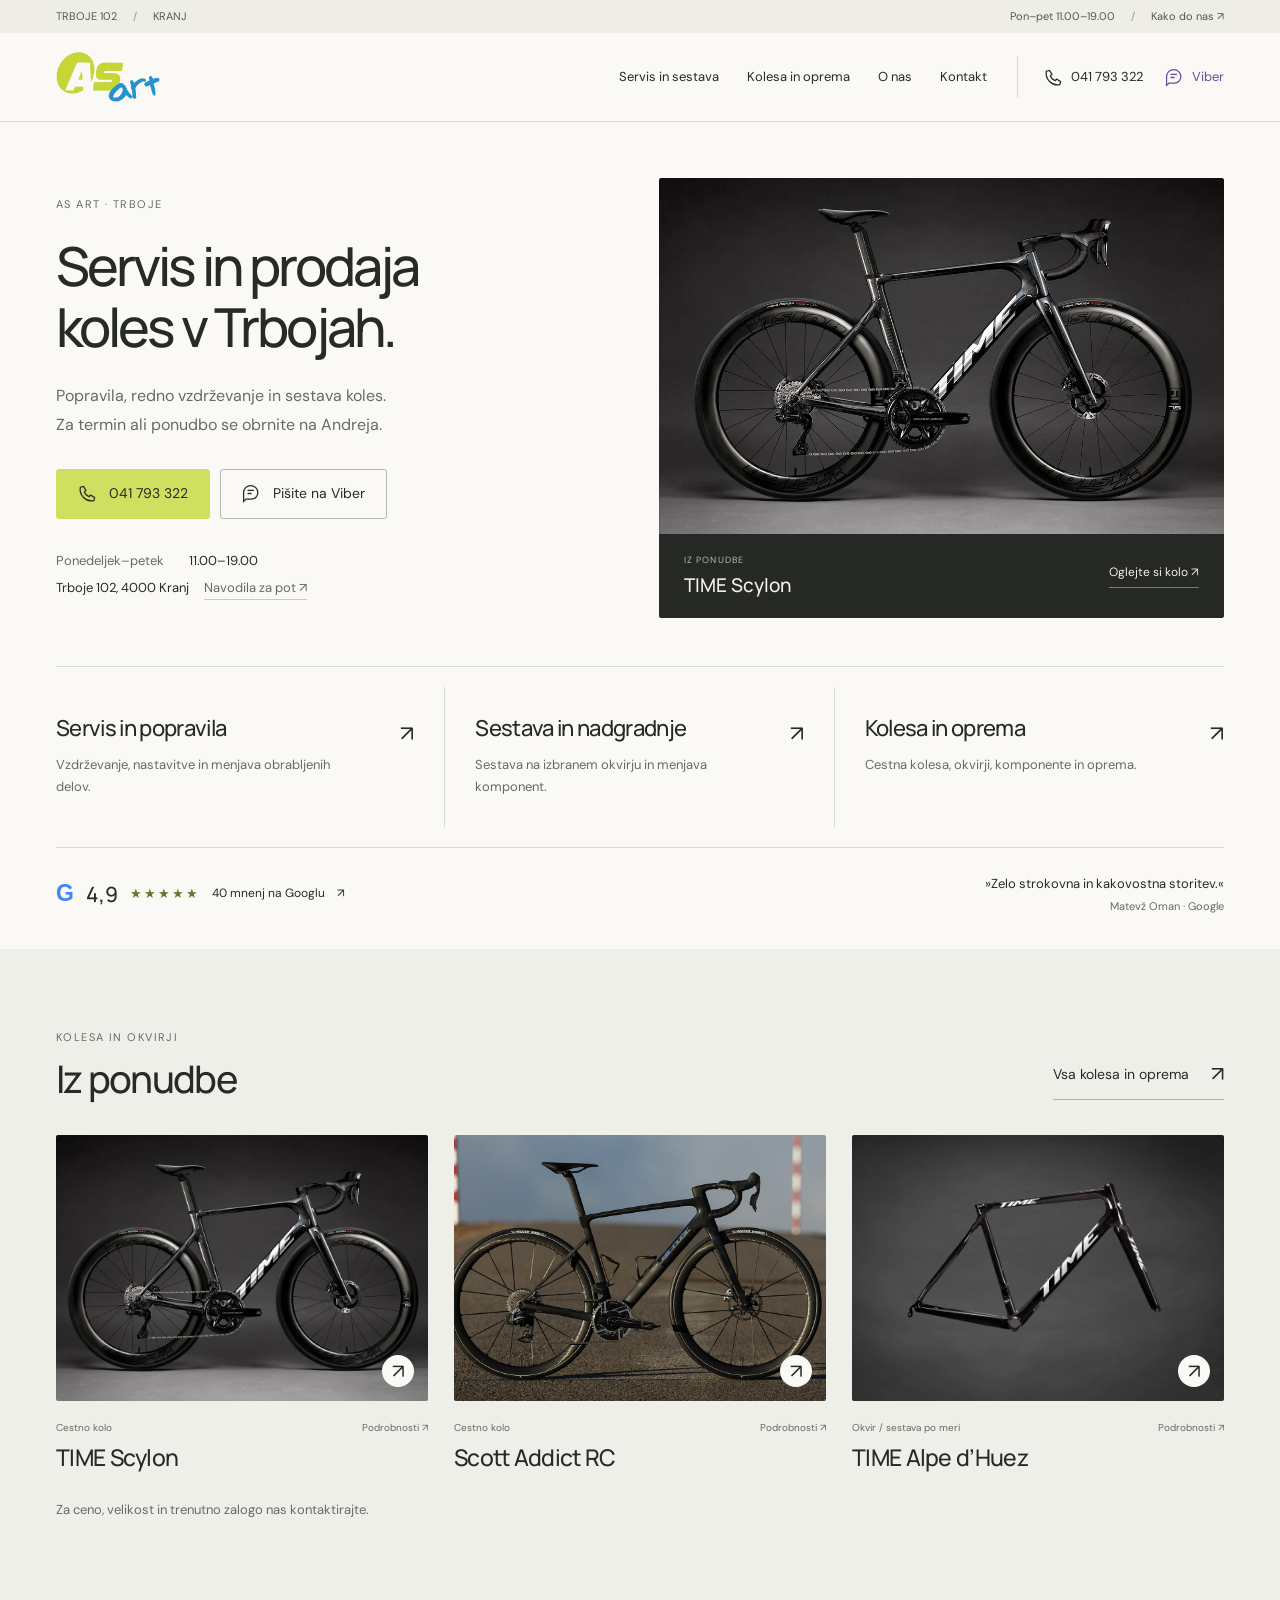
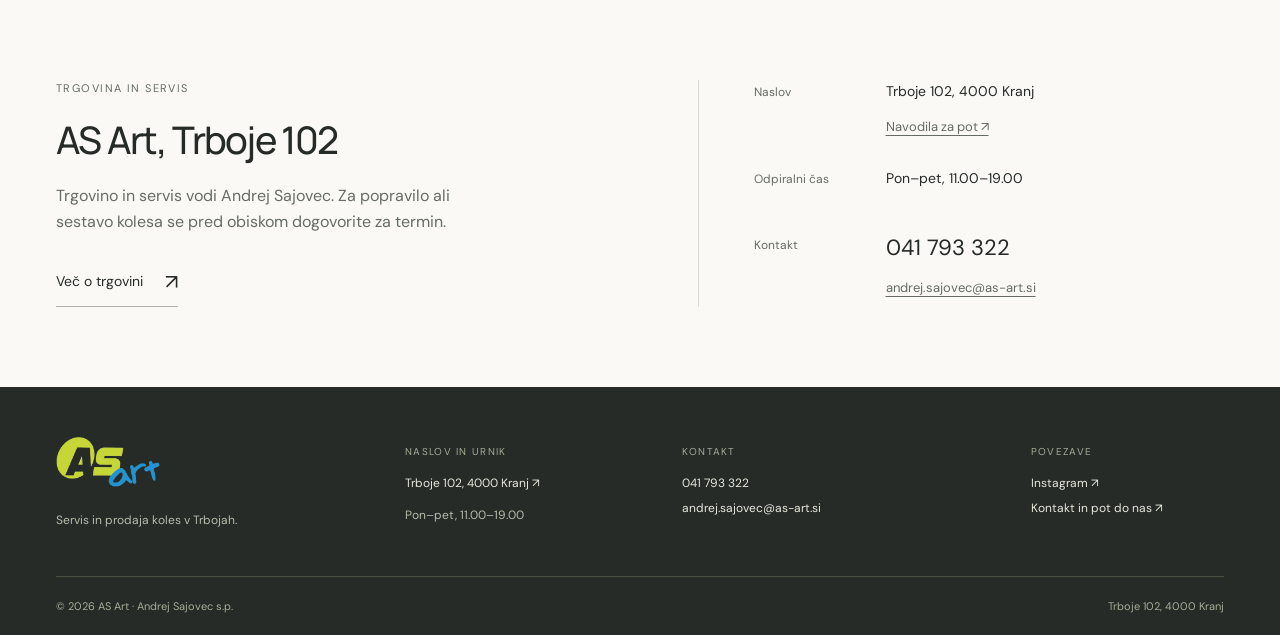
<file: index.html>
<!doctype html><html lang="sl"><head><meta charset="utf-8"><meta name="viewport" content="width=device-width, initial-scale=1, viewport-fit=cover"><title>Kolesa, servis in oprema v Trbojah · AS Art</title><meta name="description" content="AS Art, Trboje. Servis, sestava in prodaja koles. Pokličite 041 793 322 ali se oglasite v trgovini."><meta name="robots" content="noindex, nofollow"><meta name="theme-color" content="#20231f"><link rel="icon" href="assets/logo.png"><link rel="stylesheet" href="style.css"><script src="app.js" defer></script></head><body><a class="skip" href="#main">Preskoči na vsebino</a><div class="utility"><div class="wrap"><span>TRBOJE 102 <span class="utility-dash">/</span> KRANJ</span><span>Pon–pet <b>11.00–19.00</b> <span class="utility-dash">/</span> <a href="https://maps.google.com/?cid=6869082002894314913" target="_blank" rel="noopener">Kako do nas ↗</a></span></div></div><header><div class="nav wrap"><a class="brand" href="index.html" aria-label="AS Art – domov"><img src="assets/logo.png" alt="AS Art" width="104" height="50"></a><nav aria-label="Glavna navigacija" id="navigation"><a href="servis.html" >Servis in sestava</a><a href="kolesa.html" >Kolesa in oprema</a><a href="o-nas.html" >O nas</a><a href="kontakt.html" >Kontakt</a></nav><div class="nav-actions"><a class="nav-phone" href="tel:+38641793322"><svg viewBox="0 0 24 24" fill="none" stroke="currentColor" stroke-width="1.6"><path d="m7 3 3 5-2 2c1 3 3 5 6 6l2-2 5 3-1 4C10 23 1 14 3 4Z"/></svg>041 793 322</a><button class="nav-viber" data-viber><svg viewBox="0 0 24 24" fill="none" stroke="currentColor" stroke-width="1.6"><path d="M20 11a8 8 0 0 1-8 8H5l-3 3V11a9 9 0 1 1 18 0Z"/><path d="M7 8h8M7 12h5"/></svg>Viber</button></div><button class="menu-toggle" aria-expanded="false" aria-controls="navigation" aria-label="Odpri meni"><span></span><span></span></button></div></header><main id="main"><section class="shop-intro wrap">
<div class="shop-intro-copy"><p class="eyebrow">AS ART · TRBOJE</p>
<h1>Servis in prodaja<br> koles v Trbojah.</h1>
<p class="intro-text">Popravila, redno vzdrževanje in sestava koles.<br> Za termin ali ponudbo se obrnite na Andreja.</p>
<div class="intro-contact"><a class="btn btn-dark" href="tel:+38641793322"><svg viewBox="0 0 24 24" fill="none" stroke="currentColor" stroke-width="1.6"><path d="m7 3 3 5-2 2c1 3 3 5 6 6l2-2 5 3-1 4C10 23 1 14 3 4Z"/></svg>041 793 322</a><button class="btn btn-outline" data-viber><svg viewBox="0 0 24 24" fill="none" stroke="currentColor" stroke-width="1.6"><path d="M20 11a8 8 0 0 1-8 8H5l-3 3V11a9 9 0 1 1 18 0Z"/><path d="M7 8h8M7 12h5"/></svg>Pišite na Viber</button></div>
<div class="intro-hours"><span>Ponedeljek–petek</span><strong>11.00–19.00</strong></div>
<a class="intro-address" href="https://maps.google.com/?cid=6869082002894314913" target="_blank" rel="noopener">Trboje 102, 4000 Kranj <span>Navodila za pot ↗</span></a>
</div>
<figure class="featured-bike"><a href="kolo.html?model=scylon"><img src="assets/hero-bike.webp" alt="Cestno kolo TIME Scylon" fetchpriority="high"></a><figcaption><div><span>IZ PONUDBE</span><strong>TIME Scylon</strong></div><a href="kolo.html?model=scylon" aria-label="Podrobnosti o kolesu TIME Scylon">Oglejte si kolo ↗</a></figcaption></figure>
</section>
<div class="wrap home-services"><a href="servis.html#servis"><div><h2>Servis in popravila</h2><p>Vzdrževanje, nastavitve in menjava obrabljenih delov.</p></div><span aria-hidden="true">↗</span></a><a href="servis.html#sestava"><div><h2>Sestava in nadgradnje</h2><p>Sestava na izbranem okvirju in menjava komponent.</p></div><span aria-hidden="true">↗</span></a><a href="kolesa.html"><div><h2>Kolesa in oprema</h2><p>Cestna kolesa, okvirji, komponente in oprema.</p></div><span aria-hidden="true">↗</span></a></div>
<div class="wrap home-rating"><a class="rating" href="https://maps.google.com/?cid=6869082002894314913" target="_blank" rel="noopener" aria-label="Google ocena 4,9 od 5 iz 40 mnenj, preverjeno 25. oktobra 2026"><span class="google-g">G</span><strong>4,9</strong><span class="stars">★★★★★</span><span>40 mnenj na Googlu</span><span>↗</span></a><p>»Zelo strokovna in kakovostna storitev.« <span>Matevž Oman · Google</span></p></div>
<section class="offer section"><div class="wrap"><div class="section-top"><div><p class="eyebrow">KOLESA IN OKVIRJI</p><h2>Iz ponudbe</h2></div><a class="text-link" href="kolesa.html">Vsa kolesa in oprema <span aria-hidden="true">↗</span></a></div><div class="product-grid" id="home-bikes" aria-label="Kolesa iz ponudbe"><a class="product-card" href="kolo.html?model=scylon" data-type="kolesa"><div class="product-image"><img src="assets/hero-bike.webp" alt="TIME Scylon" loading="lazy"><span class="round-arrow">↗</span></div><div class="product-meta"><span>Cestno kolo</span><span>Podrobnosti ↗</span></div><h3>TIME Scylon</h3></a><a class="product-card" href="kolo.html?model=scott" data-type="kolesa"><div class="product-image"><img src="assets/scott.jpg" alt="Scott Addict RC" loading="lazy"><span class="round-arrow">↗</span></div><div class="product-meta"><span>Cestno kolo</span><span>Podrobnosti ↗</span></div><h3>Scott Addict RC</h3></a><a class="product-card" href="kolo.html?model=alpe" data-type="okvirji"><div class="product-image"><img src="assets/time-frame.webp" alt="TIME Alpe d’Huez" loading="lazy"><span class="round-arrow">↗</span></div><div class="product-meta"><span>Okvir / sestava po meri</span><span>Podrobnosti ↗</span></div><h3>TIME Alpe d’Huez</h3></a></div><div class="bike-controls" hidden><span>Podrsajte za več</span><div><button type="button" data-bike-prev aria-label="Prejšnje kolo" aria-controls="home-bikes">←</button><span id="bike-position" aria-live="polite" aria-atomic="true">1 / 3</span><button type="button" data-bike-next aria-label="Naslednje kolo" aria-controls="home-bikes">→</button></div></div><p class="availability-note">Za ceno, velikost in trenutno zalogo nas kontaktirajte.</p></div></section>
<section class="wrap home-visit section"><div><p class="eyebrow">TRGOVINA IN SERVIS</p><h2>AS Art, Trboje 102</h2><p>Trgovino in servis vodi Andrej Sajovec. Za popravilo ali sestavo kolesa se pred obiskom dogovorite za termin.</p><a class="text-link" href="o-nas.html">Več o trgovini <span aria-hidden="true">↗</span></a></div><div class="visit-details"><div><span>Naslov</span><strong>Trboje 102, 4000 Kranj</strong><a href="https://maps.google.com/?cid=6869082002894314913" target="_blank" rel="noopener">Navodila za pot ↗</a></div><div><span>Odpiralni čas</span><strong>Pon–pet, 11.00–19.00</strong></div><div><span>Kontakt</span><a class="visit-phone" href="tel:+38641793322">041 793 322</a><a href="mailto:andrej.sajovec@as-art.si">andrej.sajovec@as-art.si</a></div></div></section></main><footer><div class="wrap footer-main"><div><a class="brand" href="index.html"><img src="assets/logo.png" alt="AS Art" width="104" height="50"></a><p>Servis in prodaja koles v Trbojah.</p></div><div><p class="eyebrow">NASLOV IN URNIK</p><a href="https://maps.google.com/?cid=6869082002894314913" target="_blank" rel="noopener">Trboje 102, 4000 Kranj ↗</a><p>Pon–pet, 11.00–19.00</p></div><div><p class="eyebrow">KONTAKT</p><a href="tel:+38641793322">041 793 322</a><a href="mailto:andrej.sajovec@as-art.si">andrej.sajovec@as-art.si</a></div><div><p class="eyebrow">POVEZAVE</p><a href="https://www.instagram.com/as_art.si/" target="_blank" rel="noopener">Instagram ↗</a><a href="kontakt.html">Kontakt in pot do nas ↗</a></div></div><div class="wrap footer-bottom"><span>© 2026 AS Art · Andrej Sajovec s.p.</span><span>Trboje 102, 4000 Kranj</span></div></footer><div class="mobile-contact"><a class="mobile-call" href="tel:+38641793322"><svg viewBox="0 0 24 24" fill="none" stroke="currentColor" stroke-width="1.6"><path d="m7 3 3 5-2 2c1 3 3 5 6 6l2-2 5 3-1 4C10 23 1 14 3 4Z"/></svg>Pokličite</a><button class="mobile-viber" data-viber><svg viewBox="0 0 24 24" fill="none" stroke="currentColor" stroke-width="1.6"><path d="M20 11a8 8 0 0 1-8 8H5l-3 3V11a9 9 0 1 1 18 0Z"/><path d="M7 8h8M7 12h5"/></svg>Viber</button></div><dialog id="contact-dialog" aria-labelledby="dialog-title"><button class="dialog-close" aria-label="Zapri">×</button><p class="eyebrow">AS ART</p><h2 id="dialog-title">Kontakt na Viberju</h2><p>Dodajte spodnjo številko med stike in jo poiščite v Viberju. Za vprašanje o servisu lahko priložite tudi fotografijo kolesa.</p><div class="copy-number">+386 41 793 322</div><button class="btn btn-dark" id="copy-phone">Kopiraj številko <span aria-hidden="true">↗</span></button><a class="text-link" href="assets/as-art.vcf" download>Shrani stik ↓</a><p class="dialog-note">Raje pokličete? <a href="tel:+38641793322">041 793 322</a><br> Pon–pet, 11.00–19.00</p><p role="status" id="copy-status"></p></dialog></body></html>
</file>
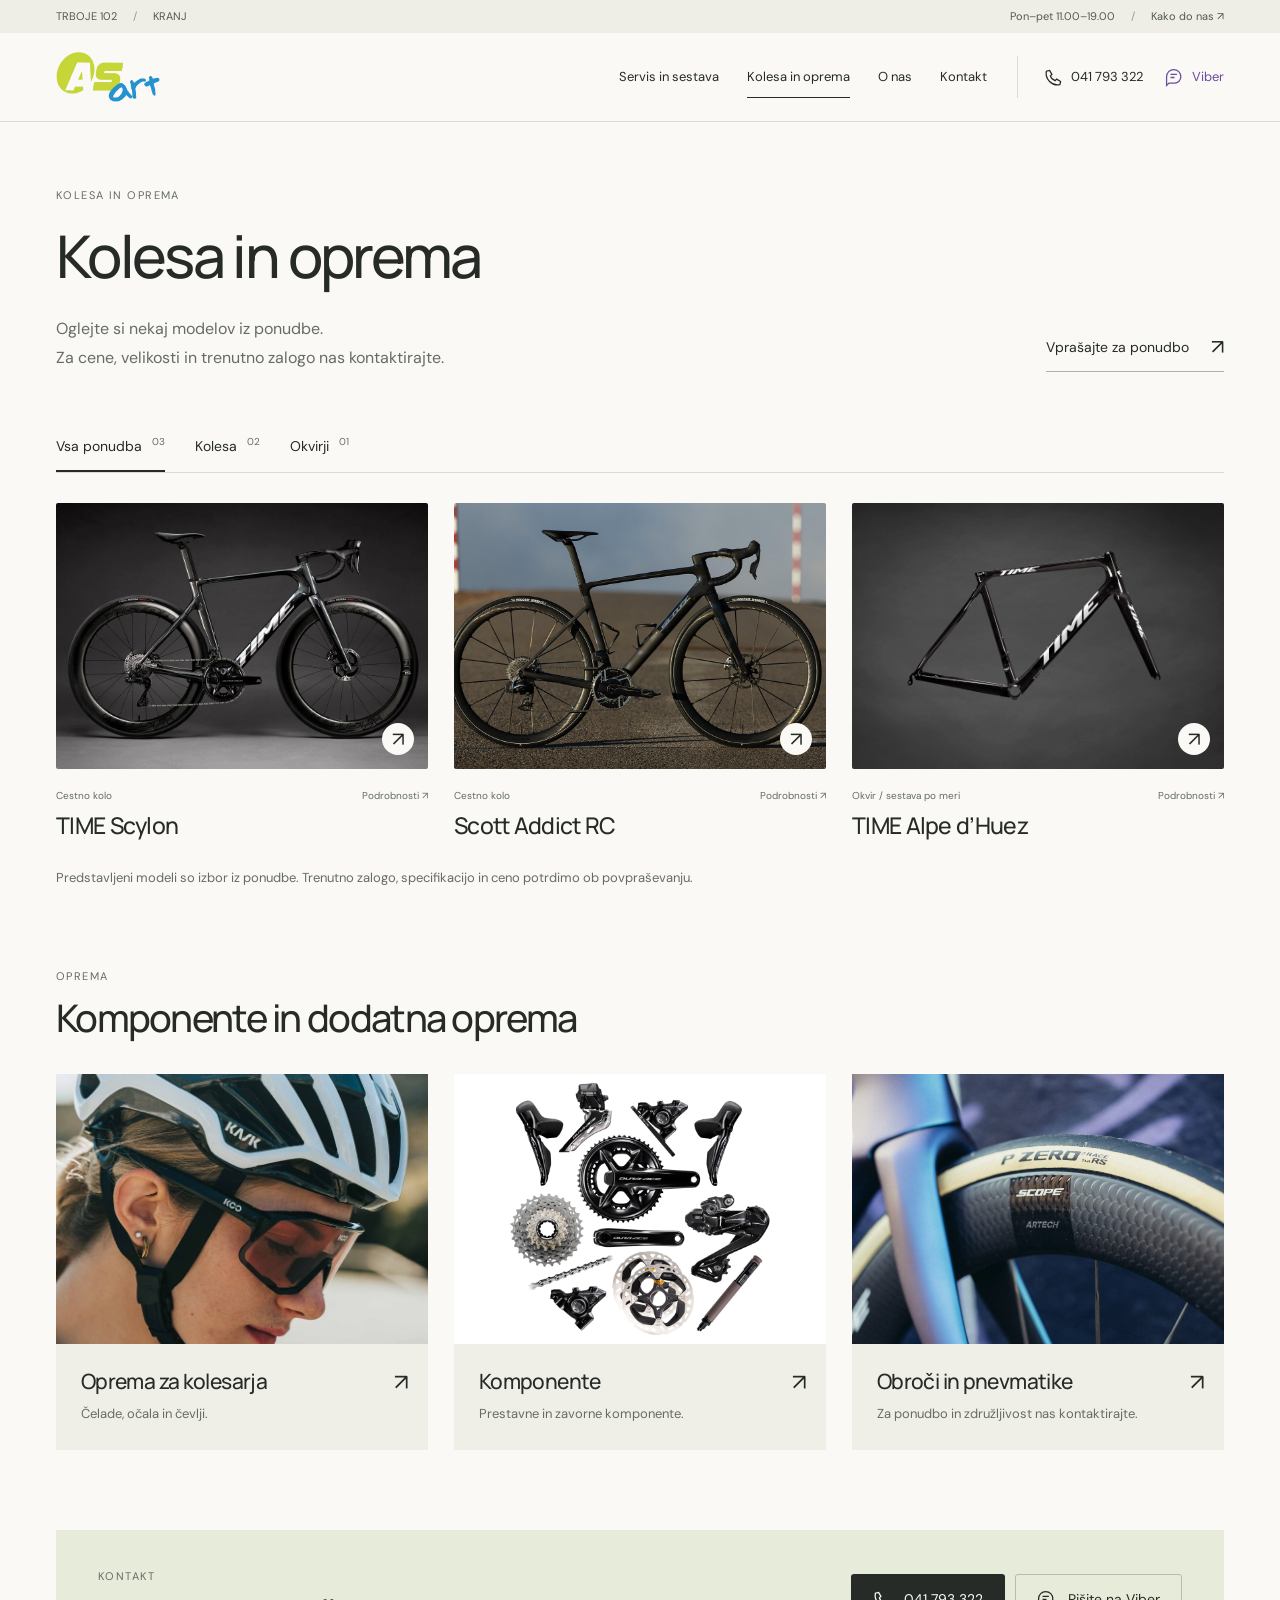
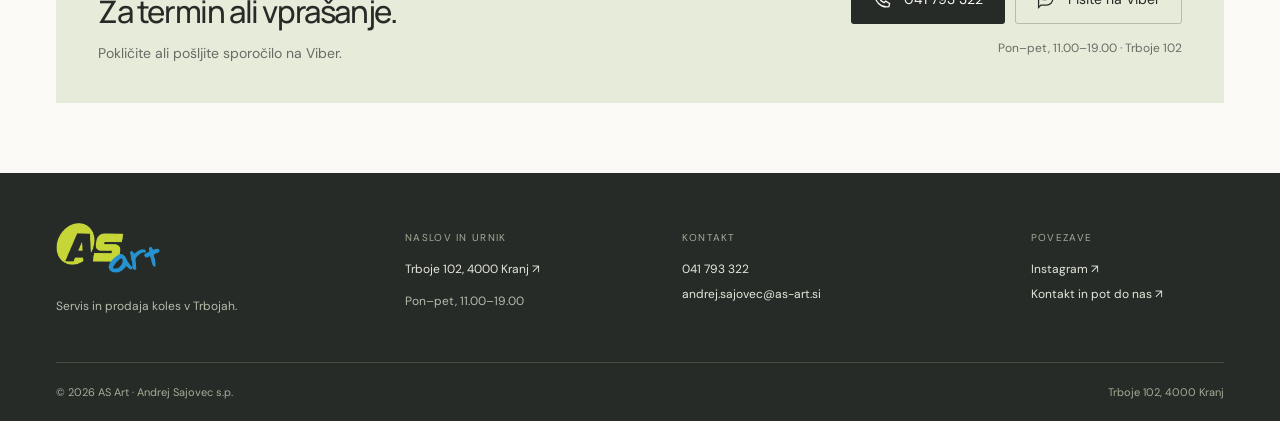
<file: kolesa.html>
<!doctype html><html lang="sl"><head><meta charset="utf-8"><meta name="viewport" content="width=device-width, initial-scale=1, viewport-fit=cover"><title>Kolesa in oprema · AS Art</title><meta name="description" content="AS Art, Trboje. Servis, sestava in prodaja koles. Pokličite 041 793 322 ali se oglasite v trgovini."><meta name="robots" content="noindex, nofollow"><meta name="theme-color" content="#20231f"><link rel="icon" href="assets/logo.png"><link rel="stylesheet" href="style.css"><script src="app.js" defer></script></head><body><a class="skip" href="#main">Preskoči na vsebino</a><div class="utility"><div class="wrap"><span>TRBOJE 102 <span class="utility-dash">/</span> KRANJ</span><span>Pon–pet <b>11.00–19.00</b> <span class="utility-dash">/</span> <a href="https://maps.google.com/?cid=6869082002894314913" target="_blank" rel="noopener">Kako do nas ↗</a></span></div></div><header><div class="nav wrap"><a class="brand" href="index.html" aria-label="AS Art – domov"><img src="assets/logo.png" alt="AS Art" width="104" height="50"></a><nav aria-label="Glavna navigacija" id="navigation"><a href="servis.html" >Servis in sestava</a><a href="kolesa.html" aria-current="page" >Kolesa in oprema</a><a href="o-nas.html" >O nas</a><a href="kontakt.html" >Kontakt</a></nav><div class="nav-actions"><a class="nav-phone" href="tel:+38641793322"><svg viewBox="0 0 24 24" fill="none" stroke="currentColor" stroke-width="1.6"><path d="m7 3 3 5-2 2c1 3 3 5 6 6l2-2 5 3-1 4C10 23 1 14 3 4Z"/></svg>041 793 322</a><button class="nav-viber" data-viber><svg viewBox="0 0 24 24" fill="none" stroke="currentColor" stroke-width="1.6"><path d="M20 11a8 8 0 0 1-8 8H5l-3 3V11a9 9 0 1 1 18 0Z"/><path d="M7 8h8M7 12h5"/></svg>Viber</button></div><button class="menu-toggle" aria-expanded="false" aria-controls="navigation" aria-label="Odpri meni"><span></span><span></span></button></div></header><main id="main"><section class="wrap page-intro"><p class="eyebrow">KOLESA IN OPREMA</p><h1>Kolesa in oprema</h1><div class="intro-bottom"><p>Oglejte si nekaj modelov iz ponudbe.<br> Za cene, velikosti in trenutno zalogo nas kontaktirajte.</p><a class="text-link" href="kontakt.html">Vprašajte za ponudbo <span aria-hidden="true">↗</span></a></div></section><section class="wrap catalog"><div class="filter-bar" role="group" aria-label="Filtriraj ponudbo"><button class="filter active" data-filter="all" aria-pressed="true">Vsa ponudba <span>03</span></button><button class="filter" data-filter="kolesa" aria-pressed="false">Kolesa <span>02</span></button><button class="filter" data-filter="okvirji" aria-pressed="false">Okvirji <span>01</span></button></div><div class="product-grid"><a class="product-card" href="kolo.html?model=scylon" data-type="kolesa"><div class="product-image"><img src="assets/hero-bike.webp" alt="TIME Scylon" loading="lazy"><span class="round-arrow">↗</span></div><div class="product-meta"><span>Cestno kolo</span><span>Podrobnosti ↗</span></div><h3>TIME Scylon</h3></a><a class="product-card" href="kolo.html?model=scott" data-type="kolesa"><div class="product-image"><img src="assets/scott.jpg" alt="Scott Addict RC" loading="lazy"><span class="round-arrow">↗</span></div><div class="product-meta"><span>Cestno kolo</span><span>Podrobnosti ↗</span></div><h3>Scott Addict RC</h3></a><a class="product-card" href="kolo.html?model=alpe" data-type="okvirji"><div class="product-image"><img src="assets/time-frame.webp" alt="TIME Alpe d’Huez" loading="lazy"><span class="round-arrow">↗</span></div><div class="product-meta"><span>Okvir / sestava po meri</span><span>Podrobnosti ↗</span></div><h3>TIME Alpe d’Huez</h3></a></div><p class="availability-note">Predstavljeni modeli so izbor iz ponudbe. Trenutno zalogo, specifikacijo in ceno potrdimo ob povpraševanju.</p></section><section class="wrap equipment section"><div class="section-top"><div><p class="eyebrow">OPREMA</p><h2>Komponente in dodatna oprema</h2></div></div><div class="equipment-grid"><a href="kontakt.html?tema=Oprema"><img src="assets/helmet.jpg" alt="Kolesarska čelada Kask" loading="lazy"><div><h3>Oprema za kolesarja</h3><p>Čelade, očala in čevlji.</p><span aria-hidden="true">↗</span></div></a><a href="kontakt.html?tema=Komponente"><img src="assets/groupset.jpg" alt="Prestavne in zavorne komponente Shimano" loading="lazy"><div><h3>Komponente</h3><p>Prestavne in zavorne komponente.</p><span aria-hidden="true">↗</span></div></a><a href="kontakt.html?tema=Obroči"><img src="assets/wheel.jpg" alt="Obroč in pnevmatika cestnega kolesa" loading="lazy"><div><h3>Obroči in pnevmatike</h3><p>Za ponudbo in združljivost nas kontaktirajte.</p><span aria-hidden="true">↗</span></div></a></div></section><section class="contact-band wrap"><div><p class="eyebrow">KONTAKT</p><h2>Za termin ali vprašanje.</h2><p>Pokličite ali pošljite sporočilo na Viber.</p></div><div class="contact-band-actions"><a class="btn btn-dark" href="tel:+38641793322"><svg viewBox="0 0 24 24" fill="none" stroke="currentColor" stroke-width="1.6"><path d="m7 3 3 5-2 2c1 3 3 5 6 6l2-2 5 3-1 4C10 23 1 14 3 4Z"/></svg>041 793 322</a><button class="btn btn-outline" data-viber><svg viewBox="0 0 24 24" fill="none" stroke="currentColor" stroke-width="1.6"><path d="M20 11a8 8 0 0 1-8 8H5l-3 3V11a9 9 0 1 1 18 0Z"/><path d="M7 8h8M7 12h5"/></svg>Pišite na Viber</button><small>Pon–pet, 11.00–19.00 · Trboje 102</small></div></section></main><footer><div class="wrap footer-main"><div><a class="brand" href="index.html"><img src="assets/logo.png" alt="AS Art" width="104" height="50"></a><p>Servis in prodaja koles v Trbojah.</p></div><div><p class="eyebrow">NASLOV IN URNIK</p><a href="https://maps.google.com/?cid=6869082002894314913" target="_blank" rel="noopener">Trboje 102, 4000 Kranj ↗</a><p>Pon–pet, 11.00–19.00</p></div><div><p class="eyebrow">KONTAKT</p><a href="tel:+38641793322">041 793 322</a><a href="mailto:andrej.sajovec@as-art.si">andrej.sajovec@as-art.si</a></div><div><p class="eyebrow">POVEZAVE</p><a href="https://www.instagram.com/as_art.si/" target="_blank" rel="noopener">Instagram ↗</a><a href="kontakt.html">Kontakt in pot do nas ↗</a></div></div><div class="wrap footer-bottom"><span>© 2026 AS Art · Andrej Sajovec s.p.</span><span>Trboje 102, 4000 Kranj</span></div></footer><div class="mobile-contact"><a class="mobile-call" href="tel:+38641793322"><svg viewBox="0 0 24 24" fill="none" stroke="currentColor" stroke-width="1.6"><path d="m7 3 3 5-2 2c1 3 3 5 6 6l2-2 5 3-1 4C10 23 1 14 3 4Z"/></svg>Pokličite</a><button class="mobile-viber" data-viber><svg viewBox="0 0 24 24" fill="none" stroke="currentColor" stroke-width="1.6"><path d="M20 11a8 8 0 0 1-8 8H5l-3 3V11a9 9 0 1 1 18 0Z"/><path d="M7 8h8M7 12h5"/></svg>Viber</button></div><dialog id="contact-dialog" aria-labelledby="dialog-title"><button class="dialog-close" aria-label="Zapri">×</button><p class="eyebrow">AS ART</p><h2 id="dialog-title">Kontakt na Viberju</h2><p>Dodajte spodnjo številko med stike in jo poiščite v Viberju. Za vprašanje o servisu lahko priložite tudi fotografijo kolesa.</p><div class="copy-number">+386 41 793 322</div><button class="btn btn-dark" id="copy-phone">Kopiraj številko <span aria-hidden="true">↗</span></button><a class="text-link" href="assets/as-art.vcf" download>Shrani stik ↓</a><p class="dialog-note">Raje pokličete? <a href="tel:+38641793322">041 793 322</a><br> Pon–pet, 11.00–19.00</p><p role="status" id="copy-status"></p></dialog></body></html>
</file>
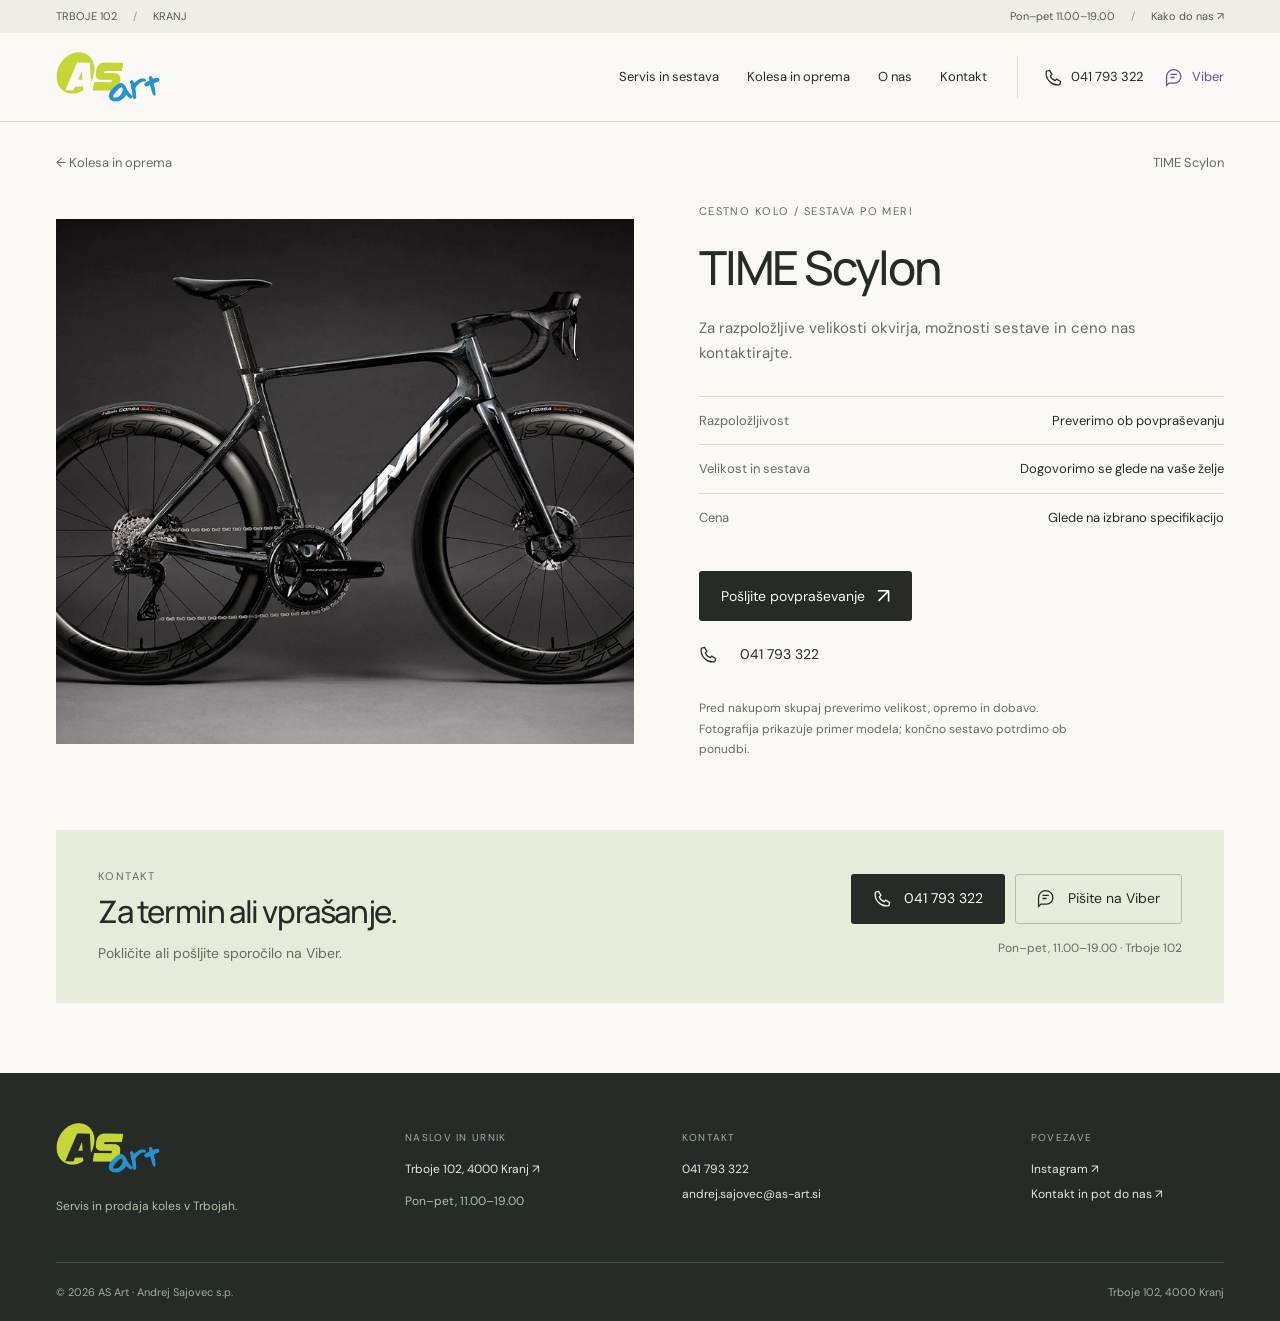
<file: kolo.html>
<!doctype html><html lang="sl"><head><meta charset="utf-8"><meta name="viewport" content="width=device-width, initial-scale=1, viewport-fit=cover"><title>Podrobnosti kolesa · AS Art</title><meta name="description" content="AS Art, Trboje. Servis, sestava in prodaja koles. Pokličite 041 793 322 ali se oglasite v trgovini."><meta name="robots" content="noindex, nofollow"><meta name="theme-color" content="#20231f"><link rel="icon" href="assets/logo.png"><link rel="stylesheet" href="style.css"><script src="app.js" defer></script></head><body><a class="skip" href="#main">Preskoči na vsebino</a><div class="utility"><div class="wrap"><span>TRBOJE 102 <span class="utility-dash">/</span> KRANJ</span><span>Pon–pet <b>11.00–19.00</b> <span class="utility-dash">/</span> <a href="https://maps.google.com/?cid=6869082002894314913" target="_blank" rel="noopener">Kako do nas ↗</a></span></div></div><header><div class="nav wrap"><a class="brand" href="index.html" aria-label="AS Art – domov"><img src="assets/logo.png" alt="AS Art" width="104" height="50"></a><nav aria-label="Glavna navigacija" id="navigation"><a href="servis.html" >Servis in sestava</a><a href="kolesa.html" >Kolesa in oprema</a><a href="o-nas.html" >O nas</a><a href="kontakt.html" >Kontakt</a></nav><div class="nav-actions"><a class="nav-phone" href="tel:+38641793322"><svg viewBox="0 0 24 24" fill="none" stroke="currentColor" stroke-width="1.6"><path d="m7 3 3 5-2 2c1 3 3 5 6 6l2-2 5 3-1 4C10 23 1 14 3 4Z"/></svg>041 793 322</a><button class="nav-viber" data-viber><svg viewBox="0 0 24 24" fill="none" stroke="currentColor" stroke-width="1.6"><path d="M20 11a8 8 0 0 1-8 8H5l-3 3V11a9 9 0 1 1 18 0Z"/><path d="M7 8h8M7 12h5"/></svg>Viber</button></div><button class="menu-toggle" aria-expanded="false" aria-controls="navigation" aria-label="Odpri meni"><span></span><span></span></button></div></header><main id="main"><div class="wrap breadcrumb"><a href="kolesa.html">← Kolesa in oprema</a><span id="product-breadcrumb">TIME Scylon</span></div><section class="wrap product-detail"><div class="product-detail-image"><img id="detail-image" src="assets/hero-bike.webp" alt="TIME Scylon"></div><div class="product-detail-copy"><p class="eyebrow" id="detail-type">CESTNO KOLO</p><h1 id="detail-title">TIME Scylon</h1><p id="detail-description">Za možnosti sestave in velikosti nas kontaktirajte.</p><div class="product-facts"><div><span>Razpoložljivost</span><strong>Preverimo ob povpraševanju</strong></div><div><span>Velikost in sestava</span><strong>Dogovorimo se glede na vaše želje</strong></div><div><span>Cena</span><strong>Glede na izbrano specifikacijo</strong></div></div><a class="btn btn-dark" id="product-enquiry" href="kontakt.html?tema=TIME%20Scylon">Pošljite povpraševanje <span aria-hidden="true">↗</span></a><a class="text-link call-link" href="tel:+38641793322"><svg viewBox="0 0 24 24" fill="none" stroke="currentColor" stroke-width="1.6"><path d="m7 3 3 5-2 2c1 3 3 5 6 6l2-2 5 3-1 4C10 23 1 14 3 4Z"/></svg>041 793 322</a><small>Pred nakupom skupaj preverimo velikost, opremo in dobavo. Fotografija prikazuje primer modela; končno sestavo potrdimo ob ponudbi.</small></div></section><section class="contact-band wrap"><div><p class="eyebrow">KONTAKT</p><h2>Za termin ali vprašanje.</h2><p>Pokličite ali pošljite sporočilo na Viber.</p></div><div class="contact-band-actions"><a class="btn btn-dark" href="tel:+38641793322"><svg viewBox="0 0 24 24" fill="none" stroke="currentColor" stroke-width="1.6"><path d="m7 3 3 5-2 2c1 3 3 5 6 6l2-2 5 3-1 4C10 23 1 14 3 4Z"/></svg>041 793 322</a><button class="btn btn-outline" data-viber><svg viewBox="0 0 24 24" fill="none" stroke="currentColor" stroke-width="1.6"><path d="M20 11a8 8 0 0 1-8 8H5l-3 3V11a9 9 0 1 1 18 0Z"/><path d="M7 8h8M7 12h5"/></svg>Pišite na Viber</button><small>Pon–pet, 11.00–19.00 · Trboje 102</small></div></section></main><footer><div class="wrap footer-main"><div><a class="brand" href="index.html"><img src="assets/logo.png" alt="AS Art" width="104" height="50"></a><p>Servis in prodaja koles v Trbojah.</p></div><div><p class="eyebrow">NASLOV IN URNIK</p><a href="https://maps.google.com/?cid=6869082002894314913" target="_blank" rel="noopener">Trboje 102, 4000 Kranj ↗</a><p>Pon–pet, 11.00–19.00</p></div><div><p class="eyebrow">KONTAKT</p><a href="tel:+38641793322">041 793 322</a><a href="mailto:andrej.sajovec@as-art.si">andrej.sajovec@as-art.si</a></div><div><p class="eyebrow">POVEZAVE</p><a href="https://www.instagram.com/as_art.si/" target="_blank" rel="noopener">Instagram ↗</a><a href="kontakt.html">Kontakt in pot do nas ↗</a></div></div><div class="wrap footer-bottom"><span>© 2026 AS Art · Andrej Sajovec s.p.</span><span>Trboje 102, 4000 Kranj</span></div></footer><div class="mobile-contact"><a class="mobile-call" href="tel:+38641793322"><svg viewBox="0 0 24 24" fill="none" stroke="currentColor" stroke-width="1.6"><path d="m7 3 3 5-2 2c1 3 3 5 6 6l2-2 5 3-1 4C10 23 1 14 3 4Z"/></svg>Pokličite</a><button class="mobile-viber" data-viber><svg viewBox="0 0 24 24" fill="none" stroke="currentColor" stroke-width="1.6"><path d="M20 11a8 8 0 0 1-8 8H5l-3 3V11a9 9 0 1 1 18 0Z"/><path d="M7 8h8M7 12h5"/></svg>Viber</button></div><dialog id="contact-dialog" aria-labelledby="dialog-title"><button class="dialog-close" aria-label="Zapri">×</button><p class="eyebrow">AS ART</p><h2 id="dialog-title">Kontakt na Viberju</h2><p>Dodajte spodnjo številko med stike in jo poiščite v Viberju. Za vprašanje o servisu lahko priložite tudi fotografijo kolesa.</p><div class="copy-number">+386 41 793 322</div><button class="btn btn-dark" id="copy-phone">Kopiraj številko <span aria-hidden="true">↗</span></button><a class="text-link" href="assets/as-art.vcf" download>Shrani stik ↓</a><p class="dialog-note">Raje pokličete? <a href="tel:+38641793322">041 793 322</a><br> Pon–pet, 11.00–19.00</p><p role="status" id="copy-status"></p></dialog></body></html>
</file>
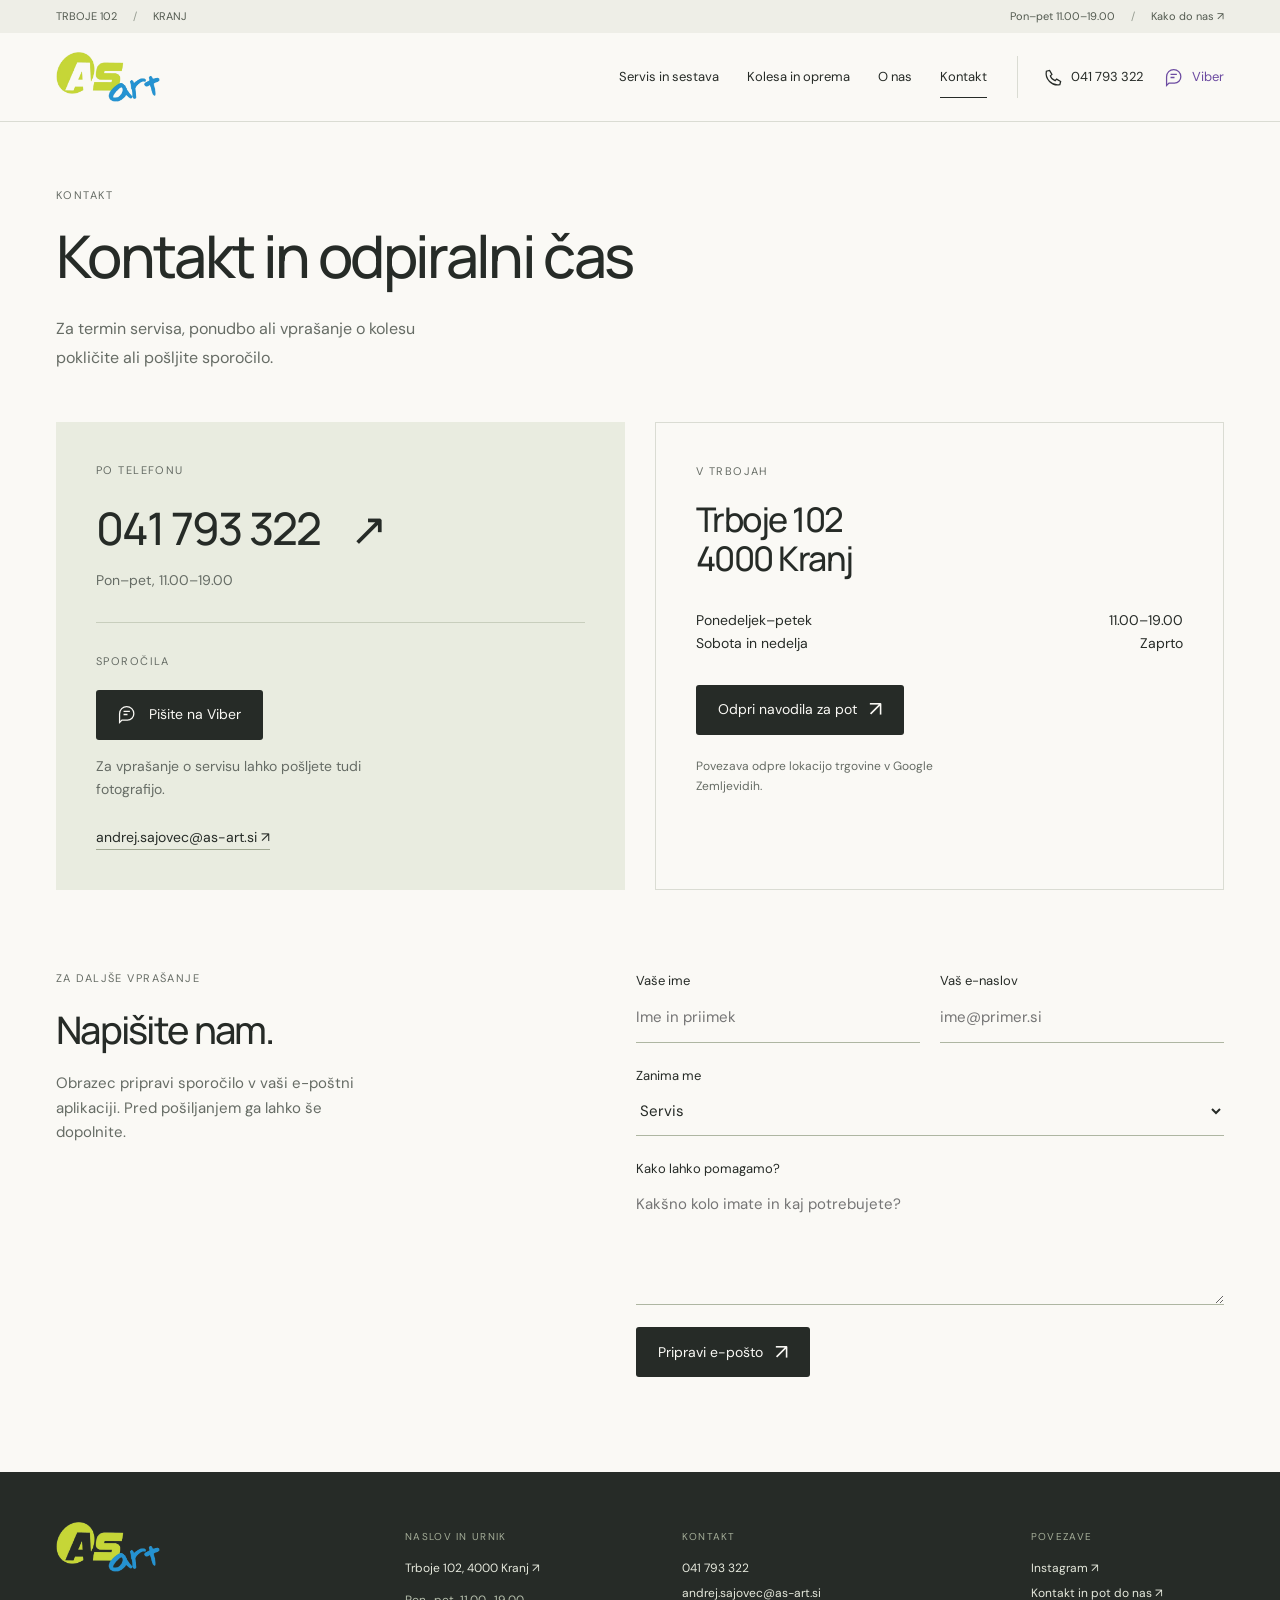
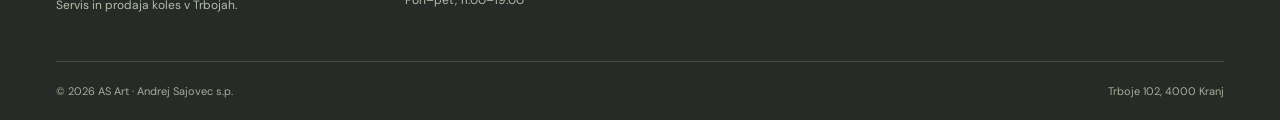
<file: kontakt.html>
<!doctype html><html lang="sl"><head><meta charset="utf-8"><meta name="viewport" content="width=device-width, initial-scale=1, viewport-fit=cover"><title>Kontakt · AS Art</title><meta name="description" content="AS Art, Trboje. Servis, sestava in prodaja koles. Pokličite 041 793 322 ali se oglasite v trgovini."><meta name="robots" content="noindex, nofollow"><meta name="theme-color" content="#20231f"><link rel="icon" href="assets/logo.png"><link rel="stylesheet" href="style.css"><script src="app.js" defer></script></head><body><a class="skip" href="#main">Preskoči na vsebino</a><div class="utility"><div class="wrap"><span>TRBOJE 102 <span class="utility-dash">/</span> KRANJ</span><span>Pon–pet <b>11.00–19.00</b> <span class="utility-dash">/</span> <a href="https://maps.google.com/?cid=6869082002894314913" target="_blank" rel="noopener">Kako do nas ↗</a></span></div></div><header><div class="nav wrap"><a class="brand" href="index.html" aria-label="AS Art – domov"><img src="assets/logo.png" alt="AS Art" width="104" height="50"></a><nav aria-label="Glavna navigacija" id="navigation"><a href="servis.html" >Servis in sestava</a><a href="kolesa.html" >Kolesa in oprema</a><a href="o-nas.html" >O nas</a><a href="kontakt.html" aria-current="page" >Kontakt</a></nav><div class="nav-actions"><a class="nav-phone" href="tel:+38641793322"><svg viewBox="0 0 24 24" fill="none" stroke="currentColor" stroke-width="1.6"><path d="m7 3 3 5-2 2c1 3 3 5 6 6l2-2 5 3-1 4C10 23 1 14 3 4Z"/></svg>041 793 322</a><button class="nav-viber" data-viber><svg viewBox="0 0 24 24" fill="none" stroke="currentColor" stroke-width="1.6"><path d="M20 11a8 8 0 0 1-8 8H5l-3 3V11a9 9 0 1 1 18 0Z"/><path d="M7 8h8M7 12h5"/></svg>Viber</button></div><button class="menu-toggle" aria-expanded="false" aria-controls="navigation" aria-label="Odpri meni"><span></span><span></span></button></div></header><main id="main"><section class="wrap page-intro"><p class="eyebrow">KONTAKT</p><h1>Kontakt in odpiralni čas</h1><p class="intro-desc">Za termin servisa, ponudbo ali vprašanje o kolesu<br> pokličite ali pošljite sporočilo.</p></section><section class="wrap contact-grid"><div class="contact-primary"><p class="eyebrow">PO TELEFONU</p><a class="big-phone" href="tel:+38641793322">041 793 322 <span aria-hidden="true">↗</span></a><p>Pon–pet, 11.00–19.00</p><hr><p class="eyebrow">SPOROČILA</p><button class="btn btn-dark" data-viber><svg viewBox="0 0 24 24" fill="none" stroke="currentColor" stroke-width="1.6"><path d="M20 11a8 8 0 0 1-8 8H5l-3 3V11a9 9 0 1 1 18 0Z"/><path d="M7 8h8M7 12h5"/></svg>Pišite na Viber</button><p class="small-copy">Za vprašanje o servisu lahko pošljete tudi fotografijo.</p><a class="email-link" href="mailto:andrej.sajovec@as-art.si">andrej.sajovec@as-art.si ↗</a></div><div class="visit-panel"><p class="eyebrow">V TRBOJAH</p><h2>Trboje 102<br> 4000 Kranj</h2><dl class="hours"><div><dt>Ponedeljek–petek</dt><dd>11.00–19.00</dd></div><div><dt>Sobota in nedelja</dt><dd>Zaprto</dd></div></dl><a class="btn btn-dark" href="https://maps.google.com/?cid=6869082002894314913" target="_blank" rel="noopener">Odpri navodila za pot <span aria-hidden="true">↗</span></a><p class="directions-note">Povezava odpre lokacijo trgovine v Google Zemljevidih.</p></div></section><section class="wrap form-section section"><div><p class="eyebrow">ZA DALJŠE VPRAŠANJE</p><h2>Napišite nam.</h2><p>Obrazec pripravi sporočilo v vaši e-poštni aplikaciji. Pred pošiljanjem ga lahko še dopolnite.</p></div><form id="enquiry-form"><div class="form-row"><label>Vaše ime<input name="name" autocomplete="name" required placeholder="Ime in priimek"></label><label>Vaš e-naslov<input name="email" type="email" autocomplete="email" inputmode="email" autocapitalize="none" spellcheck="false" required placeholder="ime@primer.si"></label></div><label>Zanima me<select name="topic"><option>Servis</option><option>Sestava in nadgradnje</option><option>Kolo ali oprema</option><option>Drugo</option></select></label><label>Kako lahko pomagamo?<textarea name="message" rows="4" required placeholder="Kakšno kolo imate in kaj potrebujete?"></textarea></label><button class="btn btn-dark" type="submit">Pripravi e-pošto <span aria-hidden="true">↗</span></button><p class="small-copy" role="status" id="form-status"></p></form></section></main><footer><div class="wrap footer-main"><div><a class="brand" href="index.html"><img src="assets/logo.png" alt="AS Art" width="104" height="50"></a><p>Servis in prodaja koles v Trbojah.</p></div><div><p class="eyebrow">NASLOV IN URNIK</p><a href="https://maps.google.com/?cid=6869082002894314913" target="_blank" rel="noopener">Trboje 102, 4000 Kranj ↗</a><p>Pon–pet, 11.00–19.00</p></div><div><p class="eyebrow">KONTAKT</p><a href="tel:+38641793322">041 793 322</a><a href="mailto:andrej.sajovec@as-art.si">andrej.sajovec@as-art.si</a></div><div><p class="eyebrow">POVEZAVE</p><a href="https://www.instagram.com/as_art.si/" target="_blank" rel="noopener">Instagram ↗</a><a href="kontakt.html">Kontakt in pot do nas ↗</a></div></div><div class="wrap footer-bottom"><span>© 2026 AS Art · Andrej Sajovec s.p.</span><span>Trboje 102, 4000 Kranj</span></div></footer><div class="mobile-contact"><a class="mobile-call" href="tel:+38641793322"><svg viewBox="0 0 24 24" fill="none" stroke="currentColor" stroke-width="1.6"><path d="m7 3 3 5-2 2c1 3 3 5 6 6l2-2 5 3-1 4C10 23 1 14 3 4Z"/></svg>Pokličite</a><button class="mobile-viber" data-viber><svg viewBox="0 0 24 24" fill="none" stroke="currentColor" stroke-width="1.6"><path d="M20 11a8 8 0 0 1-8 8H5l-3 3V11a9 9 0 1 1 18 0Z"/><path d="M7 8h8M7 12h5"/></svg>Viber</button></div><dialog id="contact-dialog" aria-labelledby="dialog-title"><button class="dialog-close" aria-label="Zapri">×</button><p class="eyebrow">AS ART</p><h2 id="dialog-title">Kontakt na Viberju</h2><p>Dodajte spodnjo številko med stike in jo poiščite v Viberju. Za vprašanje o servisu lahko priložite tudi fotografijo kolesa.</p><div class="copy-number">+386 41 793 322</div><button class="btn btn-dark" id="copy-phone">Kopiraj številko <span aria-hidden="true">↗</span></button><a class="text-link" href="assets/as-art.vcf" download>Shrani stik ↓</a><p class="dialog-note">Raje pokličete? <a href="tel:+38641793322">041 793 322</a><br> Pon–pet, 11.00–19.00</p><p role="status" id="copy-status"></p></dialog></body></html>
</file>
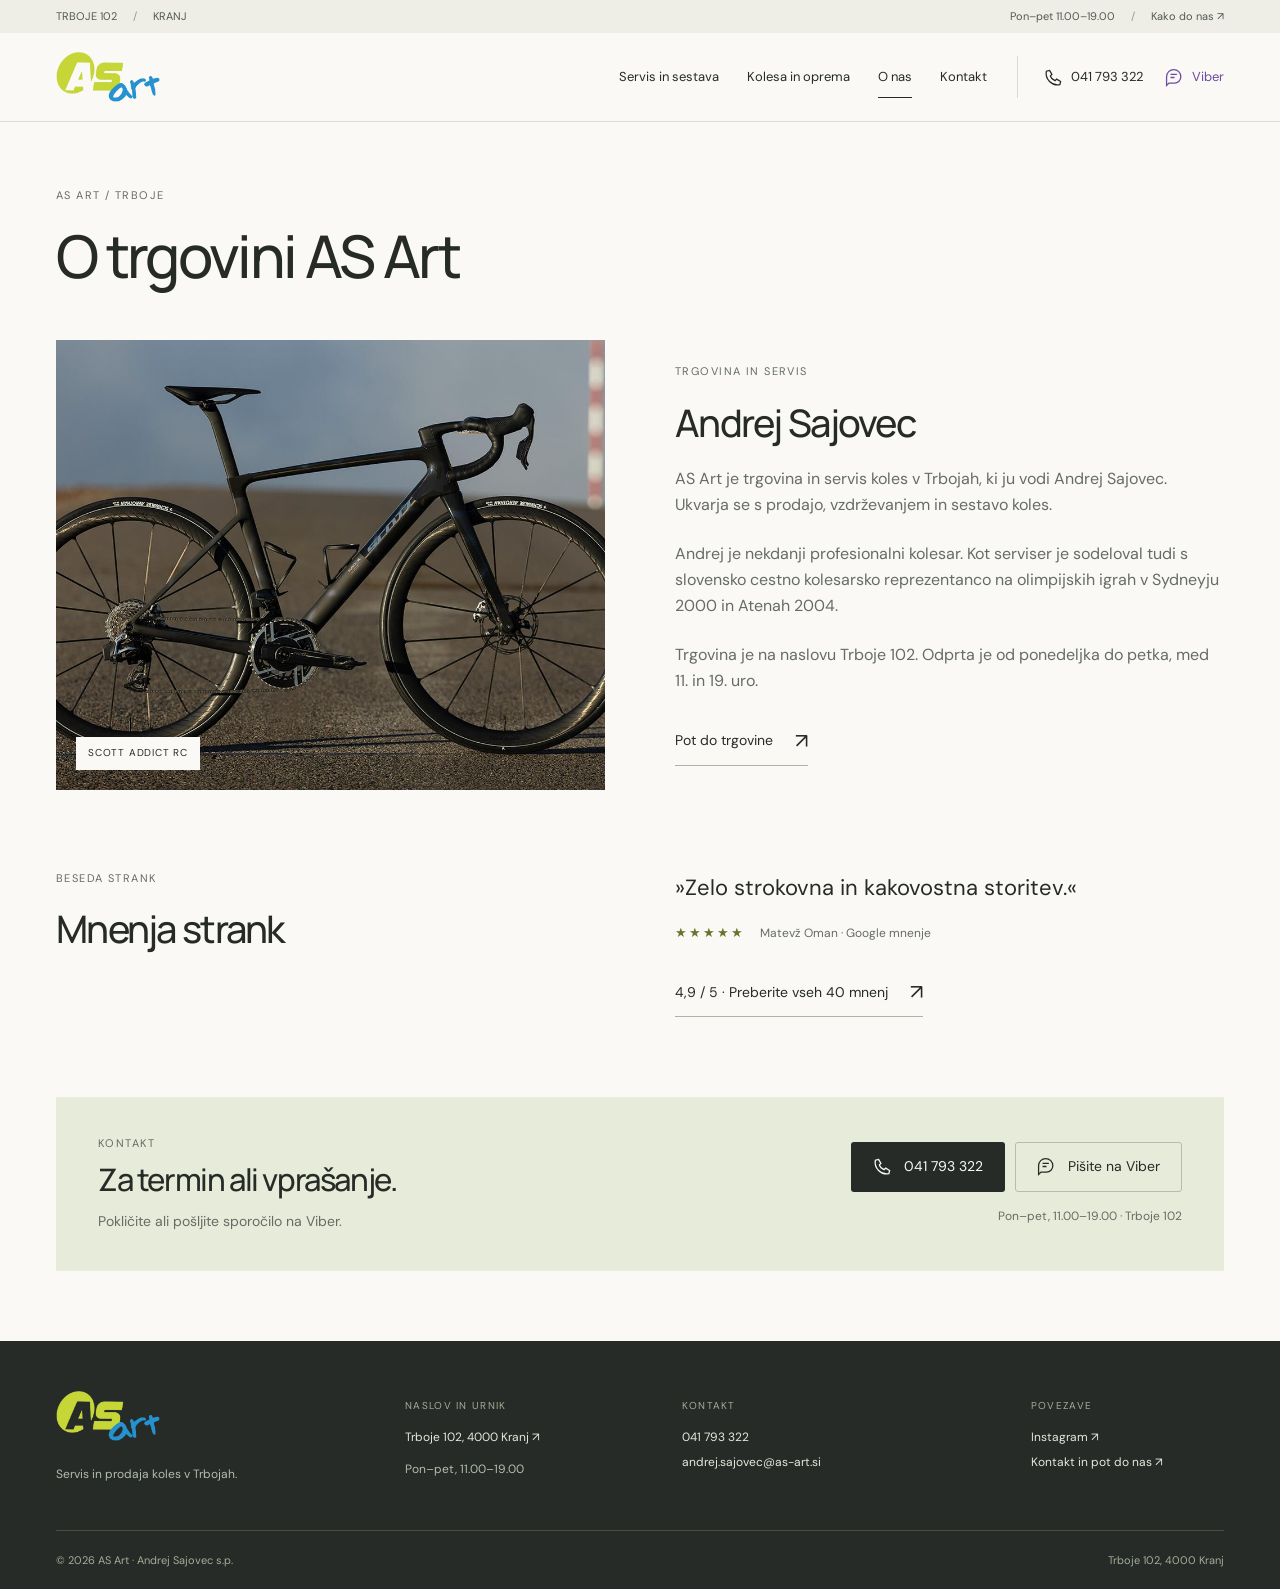
<file: o-nas.html>
<!doctype html><html lang="sl"><head><meta charset="utf-8"><meta name="viewport" content="width=device-width, initial-scale=1, viewport-fit=cover"><title>O nas · AS Art</title><meta name="description" content="AS Art, Trboje. Servis, sestava in prodaja koles. Pokličite 041 793 322 ali se oglasite v trgovini."><meta name="robots" content="noindex, nofollow"><meta name="theme-color" content="#20231f"><link rel="icon" href="assets/logo.png"><link rel="stylesheet" href="style.css"><script src="app.js" defer></script></head><body><a class="skip" href="#main">Preskoči na vsebino</a><div class="utility"><div class="wrap"><span>TRBOJE 102 <span class="utility-dash">/</span> KRANJ</span><span>Pon–pet <b>11.00–19.00</b> <span class="utility-dash">/</span> <a href="https://maps.google.com/?cid=6869082002894314913" target="_blank" rel="noopener">Kako do nas ↗</a></span></div></div><header><div class="nav wrap"><a class="brand" href="index.html" aria-label="AS Art – domov"><img src="assets/logo.png" alt="AS Art" width="104" height="50"></a><nav aria-label="Glavna navigacija" id="navigation"><a href="servis.html" >Servis in sestava</a><a href="kolesa.html" >Kolesa in oprema</a><a href="o-nas.html" aria-current="page" >O nas</a><a href="kontakt.html" >Kontakt</a></nav><div class="nav-actions"><a class="nav-phone" href="tel:+38641793322"><svg viewBox="0 0 24 24" fill="none" stroke="currentColor" stroke-width="1.6"><path d="m7 3 3 5-2 2c1 3 3 5 6 6l2-2 5 3-1 4C10 23 1 14 3 4Z"/></svg>041 793 322</a><button class="nav-viber" data-viber><svg viewBox="0 0 24 24" fill="none" stroke="currentColor" stroke-width="1.6"><path d="M20 11a8 8 0 0 1-8 8H5l-3 3V11a9 9 0 1 1 18 0Z"/><path d="M7 8h8M7 12h5"/></svg>Viber</button></div><button class="menu-toggle" aria-expanded="false" aria-controls="navigation" aria-label="Odpri meni"><span></span><span></span></button></div></header><main id="main"><section class="wrap page-intro"><p class="eyebrow">AS ART / TRBOJE</p><h1>O trgovini AS Art</h1></section><section class="wrap about-story"><div class="story-image"><img src="assets/scott.jpg" alt="Cestno kolo Scott Addict RC" loading="lazy"><span>SCOTT ADDICT RC</span></div><div><p class="eyebrow">TRGOVINA IN SERVIS</p><h2>Andrej Sajovec</h2><p>AS Art je trgovina in servis koles v Trbojah, ki ju vodi Andrej Sajovec. Ukvarja se s prodajo, vzdrževanjem in sestavo koles.</p><p>Andrej je nekdanji profesionalni kolesar. Kot serviser je sodeloval tudi s slovensko cestno kolesarsko reprezentanco na olimpijskih igrah v Sydneyju 2000 in Atenah 2004.</p><p>Trgovina je na naslovu Trboje 102. Odprta je od ponedeljka do petka, med 11. in 19. uro.</p><a class="text-link" href="kontakt.html">Pot do trgovine <span aria-hidden="true">↗</span></a></div></section><section class="wrap about-section section"><div><p class="eyebrow">BESEDA STRANK</p><h2>Mnenja strank</h2></div><div class="about-copy"><blockquote>»Zelo strokovna in kakovostna storitev.«<cite><span class="stars">★★★★★</span> Matevž Oman · Google mnenje</cite></blockquote><a class="text-link" href="https://maps.google.com/?cid=6869082002894314913" target="_blank" rel="noopener">4,9 / 5 · Preberite vseh 40 mnenj <span aria-hidden="true">↗</span></a></div></section><section class="contact-band wrap"><div><p class="eyebrow">KONTAKT</p><h2>Za termin ali vprašanje.</h2><p>Pokličite ali pošljite sporočilo na Viber.</p></div><div class="contact-band-actions"><a class="btn btn-dark" href="tel:+38641793322"><svg viewBox="0 0 24 24" fill="none" stroke="currentColor" stroke-width="1.6"><path d="m7 3 3 5-2 2c1 3 3 5 6 6l2-2 5 3-1 4C10 23 1 14 3 4Z"/></svg>041 793 322</a><button class="btn btn-outline" data-viber><svg viewBox="0 0 24 24" fill="none" stroke="currentColor" stroke-width="1.6"><path d="M20 11a8 8 0 0 1-8 8H5l-3 3V11a9 9 0 1 1 18 0Z"/><path d="M7 8h8M7 12h5"/></svg>Pišite na Viber</button><small>Pon–pet, 11.00–19.00 · Trboje 102</small></div></section></main><footer><div class="wrap footer-main"><div><a class="brand" href="index.html"><img src="assets/logo.png" alt="AS Art" width="104" height="50"></a><p>Servis in prodaja koles v Trbojah.</p></div><div><p class="eyebrow">NASLOV IN URNIK</p><a href="https://maps.google.com/?cid=6869082002894314913" target="_blank" rel="noopener">Trboje 102, 4000 Kranj ↗</a><p>Pon–pet, 11.00–19.00</p></div><div><p class="eyebrow">KONTAKT</p><a href="tel:+38641793322">041 793 322</a><a href="mailto:andrej.sajovec@as-art.si">andrej.sajovec@as-art.si</a></div><div><p class="eyebrow">POVEZAVE</p><a href="https://www.instagram.com/as_art.si/" target="_blank" rel="noopener">Instagram ↗</a><a href="kontakt.html">Kontakt in pot do nas ↗</a></div></div><div class="wrap footer-bottom"><span>© 2026 AS Art · Andrej Sajovec s.p.</span><span>Trboje 102, 4000 Kranj</span></div></footer><div class="mobile-contact"><a class="mobile-call" href="tel:+38641793322"><svg viewBox="0 0 24 24" fill="none" stroke="currentColor" stroke-width="1.6"><path d="m7 3 3 5-2 2c1 3 3 5 6 6l2-2 5 3-1 4C10 23 1 14 3 4Z"/></svg>Pokličite</a><button class="mobile-viber" data-viber><svg viewBox="0 0 24 24" fill="none" stroke="currentColor" stroke-width="1.6"><path d="M20 11a8 8 0 0 1-8 8H5l-3 3V11a9 9 0 1 1 18 0Z"/><path d="M7 8h8M7 12h5"/></svg>Viber</button></div><dialog id="contact-dialog" aria-labelledby="dialog-title"><button class="dialog-close" aria-label="Zapri">×</button><p class="eyebrow">AS ART</p><h2 id="dialog-title">Kontakt na Viberju</h2><p>Dodajte spodnjo številko med stike in jo poiščite v Viberju. Za vprašanje o servisu lahko priložite tudi fotografijo kolesa.</p><div class="copy-number">+386 41 793 322</div><button class="btn btn-dark" id="copy-phone">Kopiraj številko <span aria-hidden="true">↗</span></button><a class="text-link" href="assets/as-art.vcf" download>Shrani stik ↓</a><p class="dialog-note">Raje pokličete? <a href="tel:+38641793322">041 793 322</a><br> Pon–pet, 11.00–19.00</p><p role="status" id="copy-status"></p></dialog></body></html>
</file>
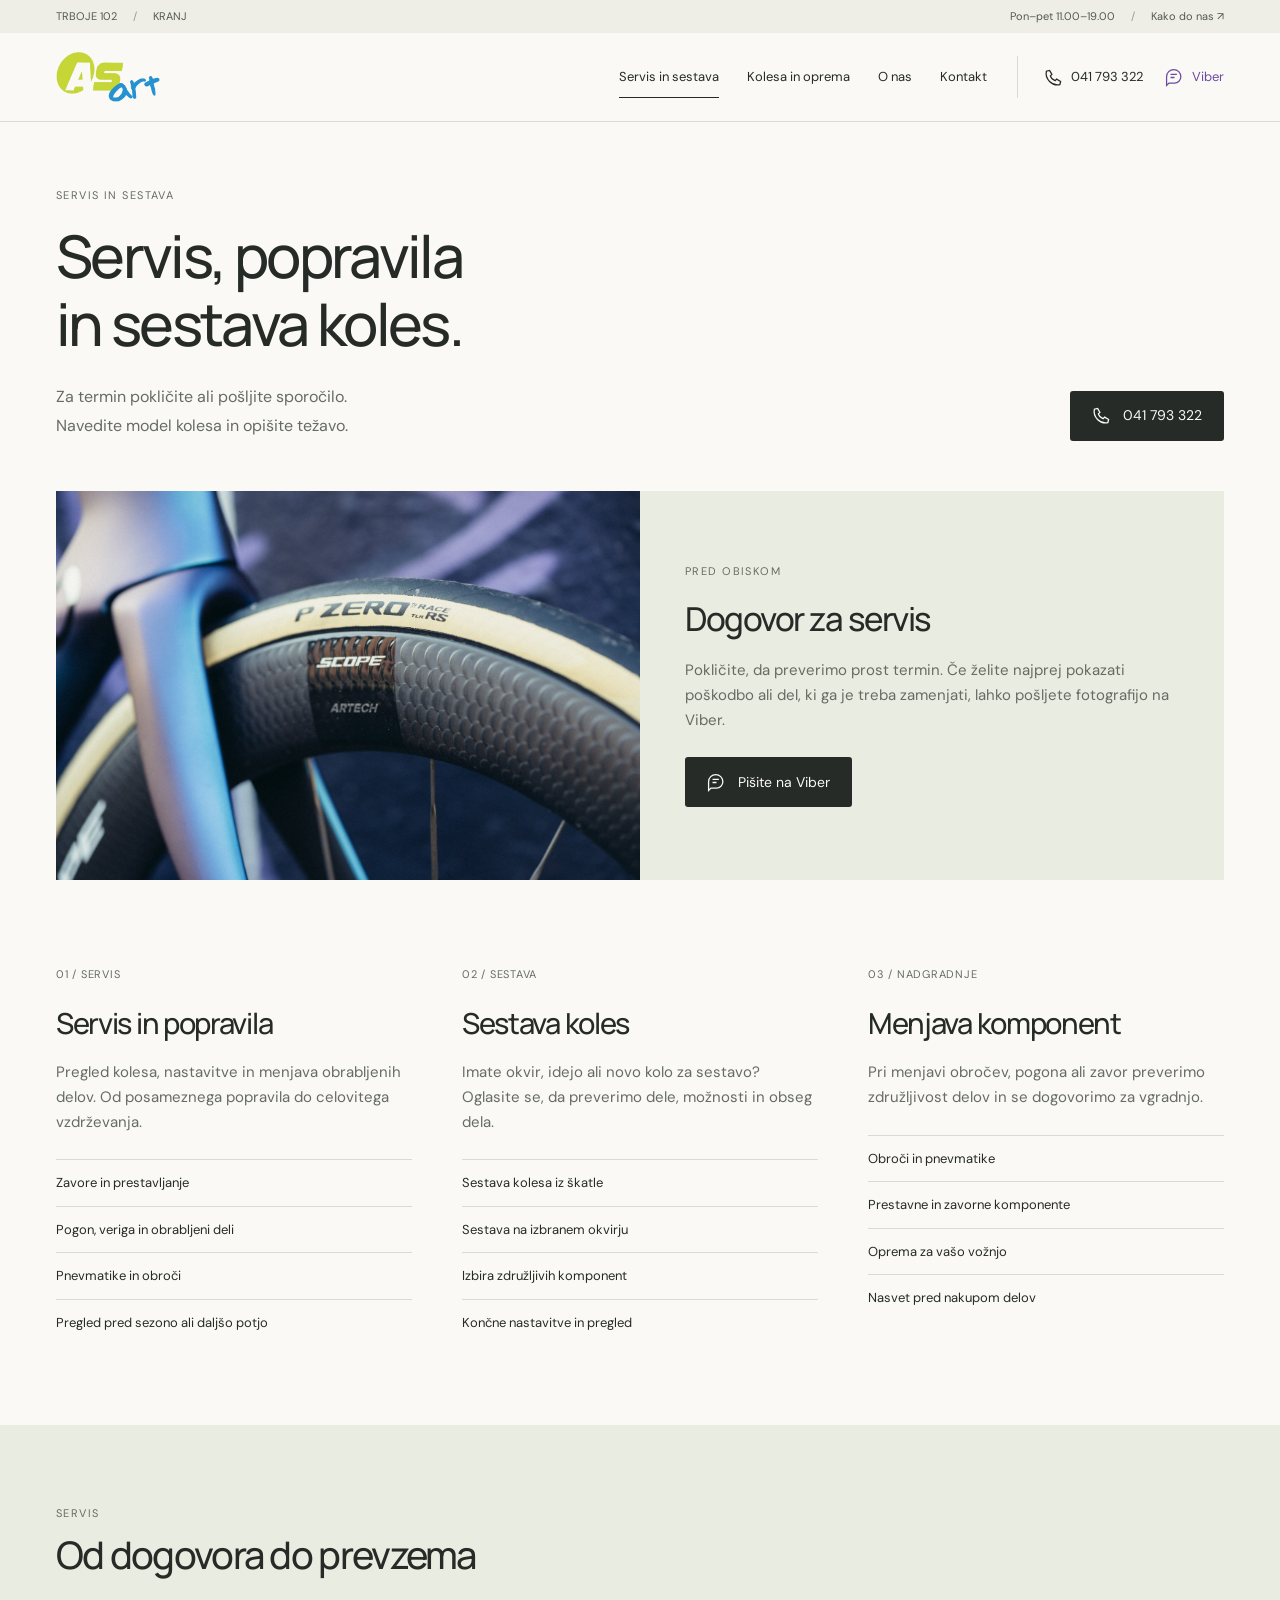
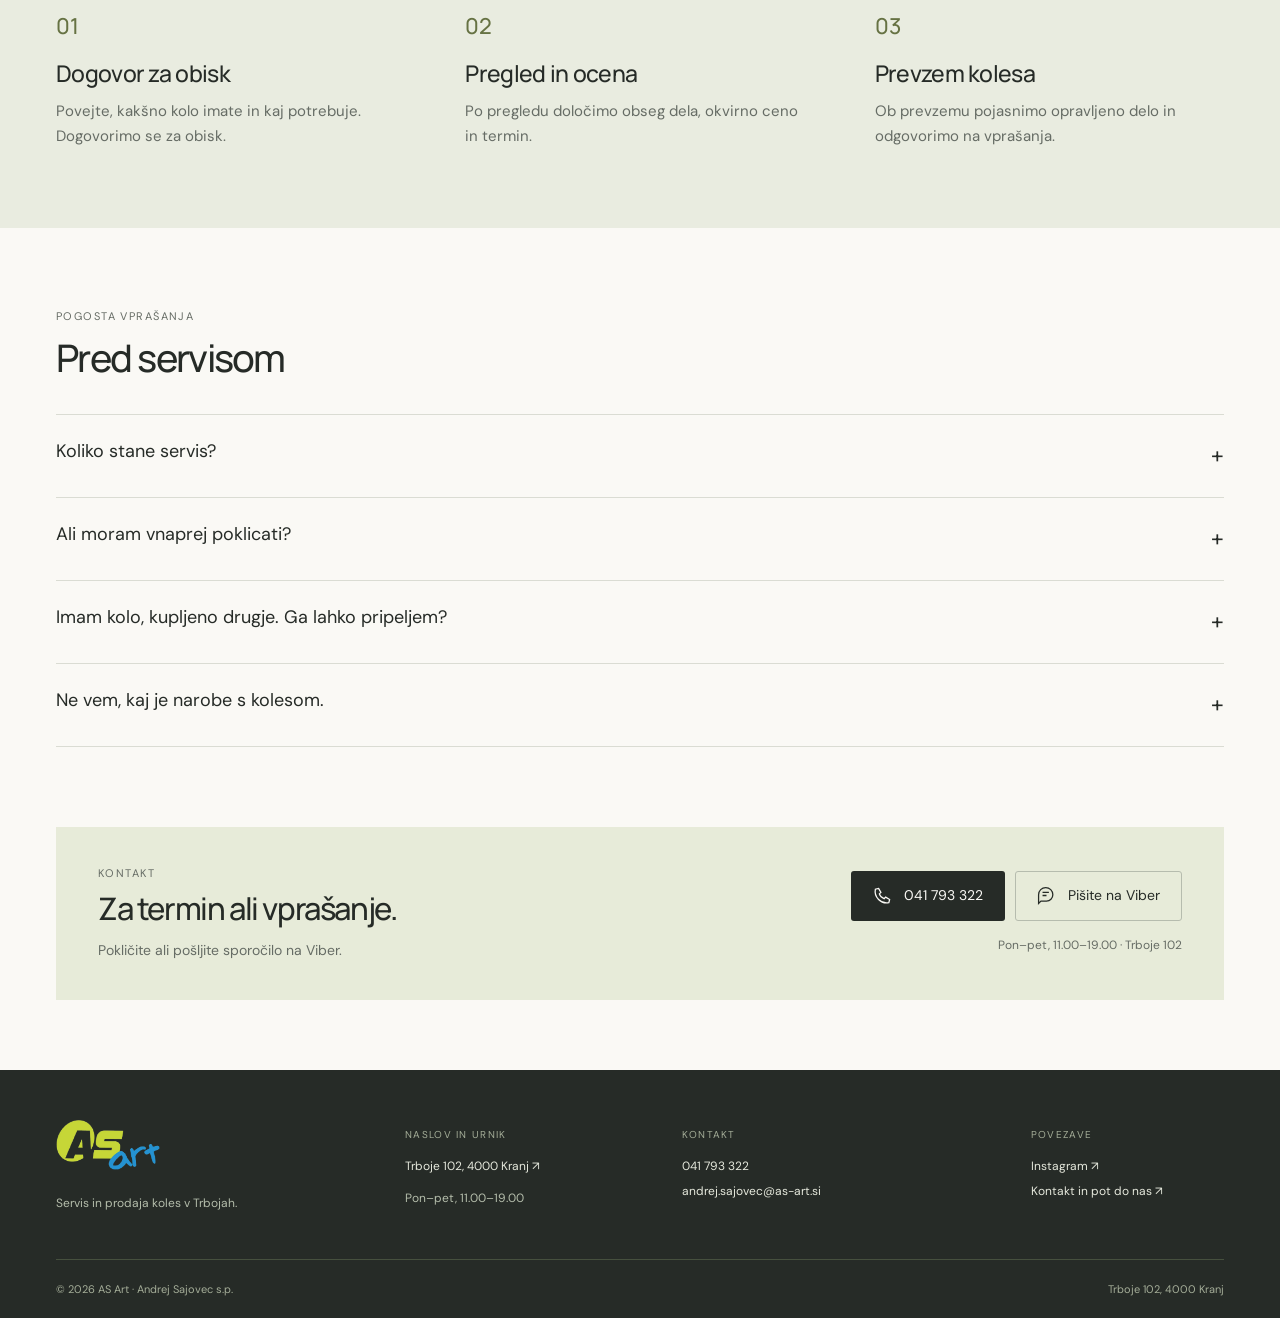
<file: servis.html>
<!doctype html><html lang="sl"><head><meta charset="utf-8"><meta name="viewport" content="width=device-width, initial-scale=1, viewport-fit=cover"><title>Servis in sestava · AS Art</title><meta name="description" content="AS Art, Trboje. Servis, sestava in prodaja koles. Pokličite 041 793 322 ali se oglasite v trgovini."><meta name="robots" content="noindex, nofollow"><meta name="theme-color" content="#20231f"><link rel="icon" href="assets/logo.png"><link rel="stylesheet" href="style.css"><script src="app.js" defer></script></head><body><a class="skip" href="#main">Preskoči na vsebino</a><div class="utility"><div class="wrap"><span>TRBOJE 102 <span class="utility-dash">/</span> KRANJ</span><span>Pon–pet <b>11.00–19.00</b> <span class="utility-dash">/</span> <a href="https://maps.google.com/?cid=6869082002894314913" target="_blank" rel="noopener">Kako do nas ↗</a></span></div></div><header><div class="nav wrap"><a class="brand" href="index.html" aria-label="AS Art – domov"><img src="assets/logo.png" alt="AS Art" width="104" height="50"></a><nav aria-label="Glavna navigacija" id="navigation"><a href="servis.html" aria-current="page" >Servis in sestava</a><a href="kolesa.html" >Kolesa in oprema</a><a href="o-nas.html" >O nas</a><a href="kontakt.html" >Kontakt</a></nav><div class="nav-actions"><a class="nav-phone" href="tel:+38641793322"><svg viewBox="0 0 24 24" fill="none" stroke="currentColor" stroke-width="1.6"><path d="m7 3 3 5-2 2c1 3 3 5 6 6l2-2 5 3-1 4C10 23 1 14 3 4Z"/></svg>041 793 322</a><button class="nav-viber" data-viber><svg viewBox="0 0 24 24" fill="none" stroke="currentColor" stroke-width="1.6"><path d="M20 11a8 8 0 0 1-8 8H5l-3 3V11a9 9 0 1 1 18 0Z"/><path d="M7 8h8M7 12h5"/></svg>Viber</button></div><button class="menu-toggle" aria-expanded="false" aria-controls="navigation" aria-label="Odpri meni"><span></span><span></span></button></div></header><main id="main"><section class="wrap page-intro"><p class="eyebrow">SERVIS IN SESTAVA</p><h1>Servis, popravila<br> in sestava koles.</h1><div class="intro-bottom"><p>Za termin pokličite ali pošljite sporočilo.<br> Navedite model kolesa in opišite težavo.</p><a class="btn btn-dark" href="tel:+38641793322"><svg viewBox="0 0 24 24" fill="none" stroke="currentColor" stroke-width="1.6"><path d="m7 3 3 5-2 2c1 3 3 5 6 6l2-2 5 3-1 4C10 23 1 14 3 4Z"/></svg>041 793 322</a></div></section><div class="wrap split-feature"><img src="assets/wheel.jpg" alt="Detajl cestnega kolesa" class="feature-image"><div class="feature-panel"><p class="eyebrow">PRED OBISKOM</p><h2>Dogovor za servis</h2><p>Pokličite, da preverimo prost termin. Če želite najprej pokazati poškodbo ali del, ki ga je treba zamenjati, lahko pošljete fotografijo na Viber.</p><button class="btn btn-dark" data-viber><svg viewBox="0 0 24 24" fill="none" stroke="currentColor" stroke-width="1.6"><path d="M20 11a8 8 0 0 1-8 8H5l-3 3V11a9 9 0 1 1 18 0Z"/><path d="M7 8h8M7 12h5"/></svg>Pišite na Viber</button></div></div><section class="wrap section"><div class="workshop-grid"><article id="servis"><span class="row-num">01 / SERVIS</span><h2>Servis in popravila</h2><p>Pregled kolesa, nastavitve in menjava obrabljenih delov. Od posameznega popravila do celovitega vzdrževanja.</p><ul class="line-list"><li>Zavore in prestavljanje</li><li>Pogon, veriga in obrabljeni deli</li><li>Pnevmatike in obroči</li><li>Pregled pred sezono ali daljšo potjo</li></ul></article><article id="sestava"><span class="row-num">02 / SESTAVA</span><h2>Sestava koles</h2><p>Imate okvir, idejo ali novo kolo za sestavo? Oglasite se, da preverimo dele, možnosti in obseg dela.</p><ul class="line-list"><li>Sestava kolesa iz škatle</li><li>Sestava na izbranem okvirju</li><li>Izbira združljivih komponent</li><li>Končne nastavitve in pregled</li></ul></article><article id="nadgradnje"><span class="row-num">03 / NADGRADNJE</span><h2>Menjava komponent</h2><p>Pri menjavi obročev, pogona ali zavor preverimo združljivost delov in se dogovorimo za vgradnjo.</p><ul class="line-list"><li>Obroči in pnevmatike</li><li>Prestavne in zavorne komponente</li><li>Oprema za vašo vožnjo</li><li>Nasvet pred nakupom delov</li></ul></article></div></section><section class="process-section"><div class="wrap section"><div class="section-top"><div><p class="eyebrow">SERVIS</p><h2>Od dogovora do prevzema</h2></div></div><div class="process-grid"><article><b>01</b><h3>Dogovor za obisk</h3><p>Povejte, kakšno kolo imate in kaj potrebuje. Dogovorimo se za obisk.</p></article><article><b>02</b><h3>Pregled in ocena</h3><p>Po pregledu določimo obseg dela, okvirno ceno in termin.</p></article><article><b>03</b><h3>Prevzem kolesa</h3><p>Ob prevzemu pojasnimo opravljeno delo in odgovorimo na vprašanja.</p></article></div></div></section><section class="wrap faq section"><div class="section-top"><div><p class="eyebrow">POGOSTA VPRAŠANJA</p><h2>Pred servisom</h2></div></div><details><summary>Koliko stane servis?<span>+</span></summary><p>Cena je odvisna od stanja kolesa, potrebnega dela in rezervnih delov. Za oceno nas pokličite; natančen obseg se dogovorimo po pregledu.</p></details><details><summary>Ali moram vnaprej poklicati?<span>+</span></summary><p>Priporočamo, da se pred prihodom dogovorimo. Tako lahko preverimo termin in vam povemo, kdaj pripeljati kolo.</p></details><details><summary>Imam kolo, kupljeno drugje. Ga lahko pripeljem?<span>+</span></summary><p>Sporočite znamko in model ter kaj potrebujete. Preverili bomo, ali lahko delo opravimo in katere dele potrebujemo.</p></details><details><summary>Ne vem, kaj je narobe s kolesom.<span>+</span></summary><p>Opišite, kdaj in kako se težava pojavi. Fotografija ali kratek video sta lahko v pomoč pri prvem pogovoru.</p></details></section><section class="contact-band wrap"><div><p class="eyebrow">KONTAKT</p><h2>Za termin ali vprašanje.</h2><p>Pokličite ali pošljite sporočilo na Viber.</p></div><div class="contact-band-actions"><a class="btn btn-dark" href="tel:+38641793322"><svg viewBox="0 0 24 24" fill="none" stroke="currentColor" stroke-width="1.6"><path d="m7 3 3 5-2 2c1 3 3 5 6 6l2-2 5 3-1 4C10 23 1 14 3 4Z"/></svg>041 793 322</a><button class="btn btn-outline" data-viber><svg viewBox="0 0 24 24" fill="none" stroke="currentColor" stroke-width="1.6"><path d="M20 11a8 8 0 0 1-8 8H5l-3 3V11a9 9 0 1 1 18 0Z"/><path d="M7 8h8M7 12h5"/></svg>Pišite na Viber</button><small>Pon–pet, 11.00–19.00 · Trboje 102</small></div></section></main><footer><div class="wrap footer-main"><div><a class="brand" href="index.html"><img src="assets/logo.png" alt="AS Art" width="104" height="50"></a><p>Servis in prodaja koles v Trbojah.</p></div><div><p class="eyebrow">NASLOV IN URNIK</p><a href="https://maps.google.com/?cid=6869082002894314913" target="_blank" rel="noopener">Trboje 102, 4000 Kranj ↗</a><p>Pon–pet, 11.00–19.00</p></div><div><p class="eyebrow">KONTAKT</p><a href="tel:+38641793322">041 793 322</a><a href="mailto:andrej.sajovec@as-art.si">andrej.sajovec@as-art.si</a></div><div><p class="eyebrow">POVEZAVE</p><a href="https://www.instagram.com/as_art.si/" target="_blank" rel="noopener">Instagram ↗</a><a href="kontakt.html">Kontakt in pot do nas ↗</a></div></div><div class="wrap footer-bottom"><span>© 2026 AS Art · Andrej Sajovec s.p.</span><span>Trboje 102, 4000 Kranj</span></div></footer><div class="mobile-contact"><a class="mobile-call" href="tel:+38641793322"><svg viewBox="0 0 24 24" fill="none" stroke="currentColor" stroke-width="1.6"><path d="m7 3 3 5-2 2c1 3 3 5 6 6l2-2 5 3-1 4C10 23 1 14 3 4Z"/></svg>Pokličite</a><button class="mobile-viber" data-viber><svg viewBox="0 0 24 24" fill="none" stroke="currentColor" stroke-width="1.6"><path d="M20 11a8 8 0 0 1-8 8H5l-3 3V11a9 9 0 1 1 18 0Z"/><path d="M7 8h8M7 12h5"/></svg>Viber</button></div><dialog id="contact-dialog" aria-labelledby="dialog-title"><button class="dialog-close" aria-label="Zapri">×</button><p class="eyebrow">AS ART</p><h2 id="dialog-title">Kontakt na Viberju</h2><p>Dodajte spodnjo številko med stike in jo poiščite v Viberju. Za vprašanje o servisu lahko priložite tudi fotografijo kolesa.</p><div class="copy-number">+386 41 793 322</div><button class="btn btn-dark" id="copy-phone">Kopiraj številko <span aria-hidden="true">↗</span></button><a class="text-link" href="assets/as-art.vcf" download>Shrani stik ↓</a><p class="dialog-note">Raje pokličete? <a href="tel:+38641793322">041 793 322</a><br> Pon–pet, 11.00–19.00</p><p role="status" id="copy-status"></p></dialog></body></html>
</file>
<file: style.css>
@font-face {font-family:Manrope;src:url('assets/manrope-800.ttf');font-weight:800;font-display:swap}
@font-face {font-family:Manrope;src:url('assets/manrope-500.ttf');font-weight:500;font-display:swap}
@font-face {font-family:DM;src:url('assets/dm-sans.ttf');font-weight:400;font-display:swap}
:root {--paper:#faf9f5;--ink:#262b27;--muted:#666c65;--line:#dadcd3;--lime:#cfdf60;--dark:#262b27;--purple:#6c4ba1}
* {box-sizing:border-box}
html {scroll-behavior:smooth;scroll-padding-top:110px}
body {margin:0;background:var(--paper);color:var(--ink);font:16px/1.65 DM,Arial,sans-serif}
body:has(dialog[open]) {overflow:hidden}
a {color:inherit;text-decoration:none}
button,input,textarea,select {font:inherit;color:inherit}
button {cursor:pointer}
a,button {touch-action:manipulation;-webkit-tap-highlight-color:transparent}
img {display:block;max-width:100%}
svg {width:19px;height:19px;flex:none}
h1,h2,h3,p,figure {margin:0}
h1,h2,h3 {font-family:Manrope,Arial,sans-serif;font-weight:500;line-height:1.16;letter-spacing:-.045em;text-wrap:balance}
h1 {font-size:clamp(40px,4.6vw,66px)}
h2 {font-size:38px}
h3 {font-size:23px;letter-spacing:-.03em}
p {color:var(--muted)}
a:focus-visible,button:focus-visible,summary:focus-visible,input:focus-visible,textarea:focus-visible,select:focus-visible {outline:3px solid #367795;outline-offset:5px}
a:hover {text-decoration-color:var(--ink)}
.wrap {width:min(1280px,calc(100% - 112px));margin-inline:auto}
.section {padding-block:80px}
.eyebrow {font:400 11px/1.5 DM,Arial,sans-serif;letter-spacing:.13em;margin-bottom:20px;color:var(--muted)}
.skip {position:fixed;top:-80px;left:10px;padding:12px;background:white;z-index:100}
.skip:focus {top:8px}
.utility {font-size:11px;background:#eeeee7;color:#535a50}
.utility .wrap {min-height:33px;display:flex;align-items:center;justify-content:space-between}
.utility b {font-weight:400}
.utility-dash {padding-inline:13px;color:#969c91}
header {position:sticky;top:0;z-index:30;background:rgba(250,249,245,.97);border-bottom:1px solid var(--line);backdrop-filter:blur(15px)}
.nav {height:88px;display:flex;align-items:center;gap:30px;justify-content:space-between}
.brand {flex:none}
.brand img {width:104px;height:50px;object-fit:contain}
.nav nav {display:flex;gap:28px;margin-left:auto}
.nav nav a {font-size:13px;padding-block:10px;border-bottom:1px solid transparent;white-space:nowrap}
.nav nav a:hover,.nav nav a[aria-current] {border-color:var(--ink)}
.nav-actions {display:flex;align-items:center;gap:22px;padding-left:26px;border-left:1px solid var(--line)}
.nav-phone,.nav-viber {display:flex;align-items:center;gap:8px;white-space:nowrap;font-size:13px}
.nav-viber {border:0;background:none;padding:10px 0;color:var(--purple)}
.menu-toggle {display:none}
.btn {display:inline-flex;align-items:center;justify-content:center;gap:12px;min-height:50px;padding:13px 21px;font-size:14px;border:1px solid transparent;border-radius:3px;line-height:1.5;transition:background .15s}
.btn span {font-size:21px;line-height:1}
.btn-dark {background:var(--dark);color:var(--paper)}
.btn-dark:hover {background:#444c40}
.btn-lime {background:var(--lime)}
.btn-outline {background:transparent;border-color:#b6bcae}
.btn-outline:hover {background:#eeeee5}
.text-link {display:inline-flex;align-items:center;gap:22px;border-bottom:1px solid #adb3a6;padding-block:7px;font-size:14px}
.text-link:hover {border-color:var(--ink)}
.text-link span {font-size:21px}
/* Home: a practical shop introduction with a contained product photograph. */
.shop-intro {display:grid;grid-template-columns:1fr 1.05fr;gap:65px;align-items:center;padding-block:56px 48px}
.shop-intro-copy .eyebrow {margin-bottom:23px}
.shop-intro h1 {font-size:clamp(43px,4.2vw,61px);line-height:1.13;font-weight:500;letter-spacing:-.055em}
.intro-text {font-size:16px;line-height:1.8;margin-top:25px}
.intro-contact {display:flex;gap:10px;flex-wrap:wrap;margin:29px 0 31px}
.intro-contact .btn-dark {background:var(--lime);color:var(--ink);border-color:var(--lime)}
.intro-contact .btn-dark:hover {background:#bfce4c}
.intro-hours {display:flex;gap:25px;font-size:13px;align-items:center}
.intro-hours span {color:var(--muted)}
.intro-hours strong {font-weight:400}
.intro-address {font-size:13px;display:flex;gap:15px;flex-wrap:wrap;margin-top:6px}
.intro-address span {color:var(--muted);border-bottom:1px solid #c7cbbf}
.featured-bike {background:#20211f;position:relative;align-self:stretch;min-height:440px;display:flex;flex-direction:column;justify-content:flex-end;overflow:hidden;border-radius:3px}
.featured-bike>a {display:block;flex:1;min-height:0;position:relative}
.featured-bike img {width:100%;height:100%;object-fit:cover;position:absolute;inset:0}
.featured-bike figcaption {position:relative;background:#262825;color:#f1f2e9;display:flex;align-items:center;justify-content:space-between;padding:19px 25px;gap:15px}
.featured-bike figcaption div {display:flex;flex-direction:column;gap:5px}
.featured-bike figcaption span {font-size:9px;letter-spacing:.12em;color:#b6bcad}
.featured-bike figcaption strong {font:500 19px/1.4 Manrope}
.featured-bike figcaption>a {font-size:12px;border-bottom:1px solid #78806d;padding-bottom:4px;white-space:nowrap}
.home-services {display:grid;grid-template-columns:repeat(3,1fr);border-top:1px solid var(--line);border-bottom:1px solid var(--line)}
.home-services>a {display:flex;gap:20px;justify-content:space-between;padding:29px 30px;margin-block:20px;border-right:1px solid var(--line)}
.home-services>a:first-child {padding-left:0}
.home-services>a:last-child {padding-right:0;border:0}
.home-services h2 {font-size:22px;letter-spacing:-.03em}
.home-services p {font-size:13px;line-height:1.7;margin-top:12px;max-width:280px}
.home-services>a>span {font-size:22px}
.home-services a:hover h2 {text-decoration:underline;text-decoration-thickness:1px;text-underline-offset:5px}
.home-rating {display:flex;justify-content:space-between;align-items:center;gap:25px;padding-block:25px 34px}
.rating {display:flex;align-items:center;gap:12px;font-size:12px;white-space:nowrap}
.rating strong {font:500 21px Manrope}
.google-g {font:bold 23px Arial;color:#4285f4}
.stars {color:#66752b;letter-spacing:2px;font-size:13px;white-space:nowrap}
.home-rating>p {font-size:13px;color:var(--ink)}
.home-rating>p>span {display:block;font-size:11px;text-align:right;margin-top:3px;color:var(--muted)}
.section-top {display:flex;align-items:flex-end;justify-content:space-between;gap:30px;margin-bottom:35px}
.section-top .eyebrow {margin-bottom:10px}
.section-top .text-link {flex:none}
.offer {background:#eeeFe8}
.product-grid {display:grid;grid-template-columns:repeat(3,minmax(0,1fr));gap:26px}
.product-image {position:relative;aspect-ratio:1.4;background:#262825;border-radius:2px;overflow:hidden}
.product-image img {width:100%;height:100%;object-fit:cover;transition:transform .3s}
.product-card:hover img {transform:scale(1.025)}
.round-arrow {position:absolute;bottom:14px;right:14px;background:var(--paper);width:32px;height:32px;display:grid;place-items:center;border-radius:50%;font-size:20px}
.product-meta {display:flex;justify-content:space-between;gap:10px;margin:19px 0 8px;font-size:10px;color:var(--muted)}
.product-card h3 {font-size:23px}
.product-card>p {font-size:13px;margin-top:10px;max-width:310px}
.product-card[hidden] {display:none}
.availability-note {font-size:13px;margin-top:28px}
.home-visit {display:grid;grid-template-columns:1fr 1fr;gap:115px}
.home-visit>div>p:not(.eyebrow) {font-size:16px;max-width:440px;margin:22px 0}
.visit-details {display:grid;gap:20px;border-left:1px solid var(--line);padding-left:55px}
.visit-details>div {display:grid;grid-template-columns:110px 1fr;font-size:14px;gap:4px 22px}
.visit-details span {grid-row:span 2;color:var(--muted);font-size:12px;padding-top:3px}
.visit-details strong {font-weight:400}
.visit-details a {grid-column:2}
.visit-details a:not(.visit-phone) {color:var(--muted);font-size:13px;text-decoration:underline;text-underline-offset:4px}
.visit-phone {font-size:22px;line-height:1.4}
/* Shared interior pages. */
.page-intro {padding-block:65px 50px}
.page-intro .eyebrow {margin-bottom:18px}
.intro-bottom {display:flex;align-items:flex-end;justify-content:space-between;gap:30px;margin-top:25px}
.intro-bottom p,.intro-desc {font-size:16px;line-height:1.8}
.intro-desc {margin-top:25px}
.split-feature {display:grid;grid-template-columns:1fr 1fr;min-height:370px}
.feature-image {width:100%;height:100%;max-height:420px;object-fit:cover}
.feature-panel {background:#e9ece0;padding:45px;display:flex;flex-direction:column;align-items:flex-start;justify-content:center}
.feature-panel h2 {font-size:33px}
.feature-panel p:not(.eyebrow) {margin-top:20px;font-size:15px}
.feature-panel .btn {margin-top:25px}
.workshop-grid {display:grid;grid-template-columns:repeat(3,minmax(0,1fr));gap:50px}
.row-num {font-size:11px;color:var(--muted);letter-spacing:.07em}
.workshop-grid h2 {font-size:29px;margin-top:20px}
.workshop-grid p {font-size:15px;margin-top:20px}
.line-list {list-style:none;padding:0;margin:25px 0 0}
.line-list li {padding:12px 0;border-top:1px solid var(--line);font-size:13px}
.process-section {background:#e9ece0}
.process-grid {display:grid;grid-template-columns:repeat(3,1fr);gap:60px}
.process-grid b {font:500 22px Manrope;color:#667243}
.process-grid h3 {font-size:23px;margin:18px 0 12px}
.process-grid p {font-size:15px}
.faq details {border-top:1px solid var(--line)}
.faq details:last-child {border-bottom:1px solid var(--line)}
summary {cursor:pointer;list-style:none;display:flex;justify-content:space-between;gap:20px;padding:22px 0;font-size:18px}
summary::-webkit-details-marker {display:none}
summary span {font-size:23px}
details[open] summary span {transform:rotate(45deg)}
details p {font-size:15px;max-width:750px;padding-bottom:25px}
.filter-bar {display:flex;gap:30px;border-bottom:1px solid var(--line);margin-bottom:30px}
.filter {padding:12px 0;background:none;border:0;border-bottom:2px solid transparent;font-size:14px}
.filter span {font-size:10px;vertical-align:super;margin-left:6px;color:var(--muted)}
.filter.active {border-bottom-color:var(--ink)}
.equipment-grid {display:grid;grid-template-columns:repeat(3,minmax(0,1fr));gap:26px}
.equipment-grid>a {background:#efefe8}
.equipment-grid img {width:100%;height:270px;object-fit:cover}
.equipment-grid>a:nth-child(2) img {object-fit:contain;background:white}
.equipment-grid a>div {position:relative;padding:25px 40px 25px 25px}
.equipment-grid h3 {font-size:21px}
.equipment-grid p {font-size:13px;margin-top:10px}
.equipment-grid a>div>span {position:absolute;right:20px;top:20px;font-size:23px}
.about-story {display:grid;grid-template-columns:1fr 1fr;gap:70px;align-items:center}
.story-image {position:relative;align-self:stretch}
.story-image img {width:100%;height:100%;min-height:450px;object-fit:cover}
.story-image span {position:absolute;left:20px;bottom:20px;padding:8px 12px;background:var(--paper);font-size:10px;letter-spacing:.08em}
.about-story p:not(.eyebrow) {font-size:16px;margin:22px 0}
.about-section {display:grid;grid-template-columns:1fr 1fr;gap:70px}
blockquote {margin:0 0 24px;font-size:22px;line-height:1.6}
blockquote cite {display:flex;align-items:center;gap:15px;font-style:normal;font-size:12px;color:var(--muted);margin-top:18px}
.contact-band {padding:38px 42px;margin-bottom:70px;background:#e7ebd9;display:flex;justify-content:space-between;align-items:center;gap:30px}
.contact-band h2 {font-size:31px}
.contact-band .eyebrow {margin-bottom:10px}
.contact-band p:not(.eyebrow) {font-size:14px;margin-top:12px}
.contact-band-actions {display:flex;flex-wrap:wrap;justify-content:flex-end;gap:10px;max-width:360px}
.contact-band-actions small {width:100%;text-align:right;font-size:12px;margin-top:5px;color:var(--muted)}
.contact-grid {display:grid;grid-template-columns:1fr 1fr;gap:30px}
.contact-primary {padding:40px;background:#e9ece0}
.big-phone {font:500 clamp(30px,3.5vw,46px)/1.3 Manrope;letter-spacing:-.04em;display:flex;gap:30px;align-items:center}
.big-phone+p {font-size:14px;margin-top:12px}
.contact-primary hr {border:0;border-top:1px solid #c8cebd;margin:30px 0}
.contact-primary .small-copy {font-size:14px;margin-top:15px;max-width:320px}
.email-link {display:inline-block;font-size:14px;margin-top:25px;border-bottom:1px solid #a0a892;overflow-wrap:anywhere}
.visit-panel {border:1px solid var(--line);padding:40px}
.visit-panel h2 {font-size:34px}
.hours {font-size:14px;margin:30px 0}
.hours>div {display:flex;justify-content:space-between;gap:20px}
.hours dd {margin:0}
.directions-note {font-size:12px;margin-top:22px;max-width:260px}
.form-section {display:grid;grid-template-columns:1fr 1.2fr;gap:90px}
.form-section>div>p:not(.eyebrow) {font-size:15px;max-width:330px;margin-top:20px}
.form-row {display:grid;grid-template-columns:1fr 1fr;gap:20px}
label {display:block;font-size:13px;margin-bottom:22px}
input,textarea,select {display:block;width:100%;border:0;border-bottom:1px solid #aeb6a2;background:transparent;border-radius:0;padding:13px 0;font-size:15px}
textarea {resize:vertical}
form .small-copy {font-size:13px;margin-top:15px}
.breadcrumb {padding-block:30px;display:flex;gap:20px;justify-content:space-between;font-size:13px;color:var(--muted)}
.product-detail {display:grid;grid-template-columns:1.1fr 1fr;gap:65px;align-items:center;padding-bottom:70px}
.product-detail-image {background:#222}
.product-detail-image img {width:100%;aspect-ratio:1.1;object-fit:cover}
.product-detail h1 {font-size:47px}
.product-detail-copy>p:not(.eyebrow) {margin-top:22px;font-size:15px}
.product-facts {margin:30px 0;font-size:13px}
.product-facts>div {display:flex;justify-content:space-between;gap:20px;padding:13px 0;border-top:1px solid var(--line)}
.product-facts span {color:var(--muted)}
.product-facts strong {font-weight:400;text-align:right}
.product-detail .call-link {display:flex;width:max-content;margin-top:15px;border:0}
.product-detail small {display:block;max-width:400px;font-size:12px;line-height:1.7;color:var(--muted);margin-top:25px}
footer {background:var(--dark);color:#e5e8dc}
.footer-main {padding-block:45px;display:grid;grid-template-columns:1.3fr 1fr 1.3fr .8fr;gap:35px;font-size:12px}
.footer-main .eyebrow {font-size:10px;color:#a4ad98;margin-bottom:15px}
.footer-main p {font-size:12px;color:#b4bdab;margin-top:12px}
.footer-main a {display:block;margin-block:5px}
.footer-main .brand {display:inline-block}
.footer-main a:hover {text-decoration:underline;text-underline-offset:4px}
.footer-bottom {display:flex;justify-content:space-between;gap:20px;border-top:1px solid #46503e;padding-block:20px;color:#a4ad98;font-size:11px}
.mobile-contact {display:none}
dialog {width:min(490px,calc(100% - 32px));padding:40px;border:0;border-radius:4px;background:var(--paper);color:var(--ink);box-shadow:0 20px 80px #0004}
dialog::backdrop {background:#192018aa;backdrop-filter:blur(4px)}
.dialog-close {position:absolute;right:12px;top:8px;width:40px;height:40px;border:0;background:none;font-size:28px}
dialog h2 {font-size:31px}
dialog>p:not(.eyebrow) {font-size:14px;margin-top:20px}
.copy-number {font:500 30px Manrope;letter-spacing:-.03em;margin:25px 0}
dialog>.text-link {margin-left:15px;font-size:13px;gap:8px}
.dialog-note {border-top:1px solid var(--line);padding-top:20px}
.dialog-note a {text-decoration:underline}
#copy-status {min-height:22px;color:#485d1d}
@media(min-width:1600px) {.shop-intro{padding-block:70px 60px}.featured-bike{min-height:490px}}
@media(max-width:1150px) {
 .wrap{width:calc(100% - 64px)}.nav{gap:20px}.nav nav{gap:18px}.nav-actions{gap:15px;padding-left:18px}.nav-phone svg{display:none}.shop-intro{gap:35px}.shop-intro h1{font-size:46px}.intro-text{font-size:15px}.intro-text br{display:none}.intro-contact .btn{padding:12px 16px;font-size:13px}.featured-bike{min-height:420px}.home-rating>p{font-size:12px}.home-services>a{padding-inline:22px}.home-services h2{font-size:21px}.home-visit{gap:55px}.visit-details{padding-left:35px}.visit-details>div{grid-template-columns:85px 1fr;gap:6px 15px}.footer-main{gap:25px}.product-detail{gap:35px}.product-detail h1{font-size:40px}.about-story{gap:40px}.form-section{gap:45px}
}
@media(max-width:950px) {
 .nav-actions .nav-viber{display:none}.nav nav a{font-size:12px}.nav nav{gap:16px}.shop-intro{gap:25px}.shop-intro h1{font-size:40px}.intro-contact{gap:8px}.intro-contact .btn{padding:10px 12px;font-size:12px;gap:8px}.intro-address{font-size:12px}.featured-bike{min-height:400px}.featured-bike figcaption{padding:18px}.featured-bike figcaption>a{font-size:10px}.home-services h2{font-size:19px}.home-services p{font-size:12px}.home-rating>p{display:none}.home-rating{justify-content:center}.product-meta>span:last-child{display:none}.product-card h3{font-size:21px}.product-card>p{font-size:12px}.home-visit{gap:40px}.visit-details{padding-left:25px}.visit-details>div{display:flex;flex-direction:column}.visit-details span{margin-bottom:3px}.workshop-grid{gap:25px}.workshop-grid h2{font-size:25px}.feature-panel{padding:30px}.process-grid{gap:30px}.equipment-grid{gap:18px}.equipment-grid img{height:220px}.equipment-grid a>div{padding:20px 30px 20px 20px}.equipment-grid h3{font-size:20px}.contact-band{align-items:flex-start;flex-direction:column}.contact-band-actions{justify-content:flex-start;max-width:none}.contact-band-actions small{text-align:left}.footer-main{grid-template-columns:1fr 1fr;gap:30px}.contact-primary,.visit-panel{padding:30px}.about-story p:not(.eyebrow){font-size:15px}.product-facts>div{flex-direction:column;gap:4px}.product-facts strong{text-align:left}
}
@media(max-width:720px) {
 .wrap{width:calc(100% - 40px)}.section{padding-block:52px}h2{font-size:31px}.utility .wrap{font-size:10px;min-height:29px}.utility .wrap>span:last-child .utility-dash,.utility .wrap>span:last-child a{display:none}.utility-dash{padding-inline:6px}.nav{height:72px;gap:15px}.brand img{width:88px;height:44px}.nav-actions{margin-left:auto;padding:0;border:0}.nav-phone{font-size:13px}.nav-phone svg{display:block;width:16px}.menu-toggle{display:flex;flex-direction:column;justify-content:center;gap:5px;width:39px;height:39px;padding:10px;border:1px solid var(--line);background:transparent;border-radius:3px}.menu-toggle span{width:17px;height:1px;background:var(--ink)}.menu-toggle[aria-expanded=true] span:first-child{transform:translateY(3px) rotate(45deg)}.menu-toggle[aria-expanded=true] span:last-child{transform:translateY(-3px) rotate(-45deg)}.nav nav{display:none;position:absolute;top:72px;left:0;right:0;background:var(--paper);padding:15px 20px;border-bottom:1px solid var(--line);box-shadow:0 12px 20px #0001}.nav nav.open{display:flex;flex-direction:column;gap:4px}.nav nav a{padding:12px 0;font-size:16px}.nav nav a[aria-current]{border:0;font-weight:bold}
 .shop-intro{grid-template-columns:1fr;padding-block:35px 25px;gap:30px}.shop-intro h1{font-size:clamp(35px,8.9vw,52px);line-height:1.15}.shop-intro-copy .eyebrow{font-size:10px;margin-bottom:17px}.intro-text{font-size:15px;line-height:1.75;margin-top:19px;max-width:400px}.intro-contact{margin:23px 0;gap:10px}.intro-contact .btn{min-height:48px;font-size:13px;padding:12px 17px;gap:10px}.intro-hours{font-size:12px;gap:18px}.intro-address{font-size:12px;gap:9px}.featured-bike{min-height:0;height:auto}.featured-bike>a{flex:none;aspect-ratio:1.6}.featured-bike figcaption{padding:14px 18px}.featured-bike figcaption div{gap:3px}.featured-bike figcaption strong{font-size:17px}.featured-bike figcaption>a{font-size:12px}
 .home-services{grid-template-columns:1fr}.home-services>a{margin:0;padding:22px 0;border:0;border-bottom:1px solid var(--line)}.home-services>a:last-child{border:0}.home-services h2{font-size:22px}.home-services p{max-width:330px;font-size:13px;margin-top:7px}.home-services>a>span{font-size:24px}.home-rating{padding-block:23px}.rating{gap:10px;font-size:11px}.rating .stars{font-size:12px;letter-spacing:1px}.rating strong{font-size:21px}
 .section-top{flex-direction:column;align-items:flex-start;gap:17px;margin-bottom:26px}.section-top .eyebrow{font-size:10px}.text-link{font-size:13px}.product-grid{grid-template-columns:1fr;gap:32px}.product-image{aspect-ratio:1.5}.product-card h3{font-size:25px}.product-card>p{font-size:14px;max-width:none}.product-meta{font-size:11px;margin-top:16px}.product-meta>span:last-child{display:block}.availability-note{font-size:12px}.home-visit{grid-template-columns:1fr;gap:30px}.home-visit>div>p:not(.eyebrow){font-size:15px;margin:18px 0}.visit-details{padding:25px 0 0;border-left:0;border-top:1px solid var(--line)}.visit-details>div{display:grid;grid-template-columns:85px 1fr;gap:5px 18px}.visit-details span{grid-row:span 2;margin:0}.visit-details a:not(.visit-phone){font-size:12px;overflow-wrap:anywhere}
 .page-intro{padding-block:38px 35px}.page-intro h1{font-size:clamp(34px,8.5vw,49px)}.page-intro .eyebrow{font-size:10px;margin-bottom:15px}.intro-bottom{flex-direction:column;align-items:flex-start;gap:22px;margin-top:23px}.intro-bottom p,.intro-desc{font-size:15px}.intro-bottom p br,.intro-desc br{display:none}.split-feature{grid-template-columns:1fr}.feature-image{height:250px}.feature-panel{padding:30px 25px}.feature-panel h2{font-size:30px}.feature-panel p:not(.eyebrow){font-size:14px}.workshop-grid{grid-template-columns:1fr;gap:40px}.workshop-grid h2{font-size:28px;margin-top:12px}.workshop-grid p{margin-top:15px}.process-grid{grid-template-columns:1fr;gap:30px}.process-grid article{padding-top:20px;border-top:1px solid #c7cebb}.process-grid h3{margin-top:12px}.process-grid p{font-size:14px}summary{font-size:16px;padding:20px 0}details p{font-size:14px}.filter-bar{gap:24px}.filter{font-size:13px}.equipment-grid{grid-template-columns:1fr;gap:25px}.equipment-grid img{height:300px}.equipment-grid h3{font-size:23px}.equipment-grid p{font-size:14px}.about-story{grid-template-columns:1fr;gap:35px}.story-image img{min-height:0;height:300px}.about-story h2{font-size:32px}.about-story p:not(.eyebrow){font-size:15px}.about-section{grid-template-columns:1fr;gap:30px}blockquote{font-size:21px}blockquote cite{font-size:11px}.contact-band{padding:28px 24px;margin-bottom:50px;gap:25px}.contact-band h2{font-size:28px}.contact-band p:not(.eyebrow){font-size:13px}.contact-band-actions .btn{padding:12px 14px;font-size:12px;gap:8px}.contact-band-actions small{font-size:11px}.contact-grid{grid-template-columns:1fr;gap:22px}.contact-primary,.visit-panel{padding:30px 25px}.big-phone{font-size:clamp(30px,8.2vw,43px);gap:20px}.visit-panel h2{font-size:31px}.form-section{grid-template-columns:1fr;gap:30px}.form-row{grid-template-columns:1fr;gap:0}.breadcrumb{font-size:11px;padding-block:25px}.product-detail{grid-template-columns:1fr;gap:30px;padding-bottom:50px}.product-detail-image img{aspect-ratio:1.3}.product-detail h1{font-size:39px}.product-facts>div{flex-direction:row;font-size:12px;gap:20px}.product-facts strong{text-align:right}
 .footer-main{padding-block:35px;font-size:11px;gap:28px 18px}.footer-main>div:first-child{grid-column:1/-1}.footer-main>div:nth-child(3){overflow-wrap:anywhere}.footer-main p{font-size:11px}.footer-main .eyebrow{font-size:9px}.footer-bottom{font-size:10px;padding-block:20px 90px;flex-direction:column;gap:5px}.mobile-contact{position:fixed;bottom:0;left:0;right:0;z-index:40;display:grid;grid-template-columns:1fr 1fr;gap:8px;padding:8px 12px calc(8px + env(safe-area-inset-bottom));background:var(--paper);border-top:1px solid var(--line);box-shadow:0 -3px 20px #0001}.mobile-contact a,.mobile-contact button{display:flex;justify-content:center;align-items:center;gap:9px;font-size:14px;min-height:45px;border:0;border-radius:3px}.mobile-call{background:var(--lime)}.mobile-viber{background:var(--dark);color:var(--paper)}.mobile-viber svg{color:#d8c9ee}dialog{padding:35px 25px}dialog h2{font-size:28px}.copy-number{font-size:28px}dialog>.text-link{font-size:12px;margin-left:10px}
}
/* Phone ergonomics: native scrolling, generous targets and safe-area spacing. */
.bike-controls {display:none}
[hidden] {display:none!important}
dialog {max-height:calc(100dvh - 32px);overflow-y:auto;overscroll-behavior:contain}
.dialog-close {width:44px;height:44px}
@media(max-width:720px) {
 html {scroll-padding-top:88px;scroll-padding-bottom:90px}
 .wrap {width:calc(100% - 40px);max-width:calc(100% - env(safe-area-inset-left) - env(safe-area-inset-right) - 40px)}
 .nav {height:64px;gap:12px}
 .nav-phone {min-height:44px}
 .menu-toggle {width:44px;height:44px;padding:12px;flex:none}
 .menu-toggle span {width:18px}
 .nav nav {top:64px;max-height:calc(100dvh - 150px);overflow-y:auto;overscroll-behavior:contain}
 .nav nav a {min-height:48px;padding:12px 8px;border-radius:3px}
 .nav nav a:active {background:#e9ecdf}
 .shop-intro {padding-top:28px;gap:24px}
 .intro-text {font-size:16px;line-height:1.65}
 .intro-contact {display:grid;grid-template-columns:1fr 1fr;gap:8px;max-width:380px;margin-block:22px}
 .intro-contact .btn {padding:12px 8px;min-width:0;min-height:50px;gap:8px;font-size:13px;white-space:nowrap}
 .intro-contact svg {width:17px;height:17px}
 .intro-address {min-height:44px;align-items:center;gap:4px 12px;line-height:1.6;padding-block:5px}
 .intro-address span {border:0;text-decoration:underline;text-underline-offset:4px}
 .featured-bike figcaption {padding-block:10px}
 .featured-bike figcaption>a {min-height:44px;display:flex;align-items:center;border:0}
 .rating {min-height:44px}
 .text-link {min-height:44px}
 .home-services p {font-size:14px;line-height:1.6}
 #home-bikes {display:grid;grid-template-columns:none;grid-auto-flow:column;grid-auto-columns:calc(100% - 32px);gap:16px;overflow-x:auto;scroll-snap-type:x mandatory;scrollbar-width:none;overscroll-behavior-x:contain;padding:6px 0 10px;scroll-padding-inline:0}
 #home-bikes::-webkit-scrollbar {display:none}
 #home-bikes .product-card {scroll-snap-align:start;scroll-margin:0}
 #home-bikes .product-card:focus-visible {outline-offset:-3px}
 #home-bikes .product-image {aspect-ratio:1.4}
 #home-bikes .product-meta {font-size:11px;flex-wrap:wrap;gap:4px}
 .bike-controls {display:flex;align-items:center;justify-content:space-between;gap:12px;margin-top:10px;color:var(--muted);font-size:12px}
 .bike-controls>div {display:flex;align-items:center;gap:9px}
 .bike-controls button {width:44px;height:44px;border:1px solid #bbc2b1;border-radius:50%;background:transparent;color:var(--ink);font-size:23px}
 .bike-controls button:disabled {color:#93998b;border-color:#d3d8c9;cursor:default}
 .bike-controls button:not(:disabled):active {background:var(--lime)}
 #bike-position {min-width:32px;text-align:center;font-variant-numeric:tabular-nums}
 .offer .availability-note {margin-top:18px;font-size:13px}
 .visit-details {gap:15px}
 .visit-details>div {align-items:start}
 .visit-details a {display:flex;align-items:center;min-height:44px}
 .visit-details span {padding-top:3px}
 .visit-details a.visit-phone {line-height:1.3}
 .filter-bar {gap:0;display:grid;grid-template-columns:1.2fr 1fr 1fr}
 .filter {min-height:48px;padding:12px 6px;font-size:14px}
 .contact-band-actions {display:grid;grid-template-columns:1fr;max-width:none;width:100%}
 .contact-band-actions .btn {min-height:48px;font-size:14px}
 .contact-band-actions small {margin-top:8px;font-size:12px}
 .contact-primary .btn,.visit-panel .btn,#product-enquiry,form>.btn {width:100%;min-height:50px}
 .email-link {display:flex;align-items:center;min-height:48px;border:0;text-decoration:underline;text-underline-offset:5px}
 label {font-size:14px}
 input,textarea,select {font-size:16px;min-height:48px;scroll-margin-block:100px}
 textarea {min-height:140px}
 body:has(#enquiry-form input:focus,#enquiry-form textarea:focus,#enquiry-form select:focus) .mobile-contact {display:none}
 .footer-main {grid-template-columns:1fr 1fr;gap:22px 16px;font-size:13px}
 .footer-main>div:nth-child(3) {grid-column:1/-1;grid-row:2}
 .footer-main .eyebrow {font-size:10px;margin-bottom:8px}
 .footer-main a:not(.brand) {display:flex;align-items:center;min-height:44px;margin:0;line-height:1.5}
 .footer-main p {font-size:12px}
 .footer-bottom {padding-bottom:calc(90px + env(safe-area-inset-bottom))}
 .mobile-contact {padding-left:max(12px,env(safe-area-inset-left));padding-right:max(12px,env(safe-area-inset-right))}
 .mobile-contact a,.mobile-contact button {min-height:48px;font-size:15px}
 .btn:active,.mobile-contact a:active,.mobile-contact button:active {filter:brightness(.94)}
 dialog {position:fixed;inset:auto 0 0;width:100%;max-width:100%;max-height:calc(100dvh - 16px);margin:0;padding:36px 24px calc(22px + env(safe-area-inset-bottom));border-radius:18px 18px 0 0;box-shadow:0 -10px 60px #0003}
 dialog:before {content:'';position:absolute;top:10px;left:calc(50% - 20px);width:40px;height:4px;background:#c9cebf;border-radius:5px}
 dialog h2 {font-size:28px;padding-right:25px}
 dialog .eyebrow {margin-bottom:12px}
 dialog .dialog-close {top:14px;right:12px}
 dialog>p:not(.eyebrow) {font-size:15px;margin-top:16px}
 dialog .copy-number {font-size:30px;user-select:all;margin:20px 0}
 dialog>.btn,dialog>.text-link {display:flex;width:100%;min-height:48px;justify-content:center;margin:10px 0 0}
 dialog>.text-link {border:1px solid #b6bcae;border-radius:3px;font-size:14px}
 .dialog-note a {display:inline-flex;min-height:44px;align-items:center}
 #copy-status:empty {display:none}
}
@media(max-width:360px) {
 .wrap {width:calc(100% - 32px)}
 .nav {gap:8px}.nav-phone{font-size:12px}.brand img{width:80px}
 .shop-intro h1 {font-size:34px}
 .intro-contact .btn {font-size:12px;gap:6px}
 .intro-address {font-size:12px}
 .rating {gap:8px;font-size:10px}
 .rating .stars {letter-spacing:0;font-size:11px}
 .product-facts>div {flex-direction:column;gap:5px;font-size:13px}
 .product-facts strong {text-align:left}
 .visit-details>div {grid-template-columns:70px 1fr;gap:4px 12px}
}
@media(max-height:500px) and (orientation:landscape) {
 header {position:relative}
 .nav {height:64px}.nav nav{top:64px}
 .mobile-contact {position:static}
 .footer-bottom {padding-bottom:20px}
 dialog {max-height:calc(100dvh - 16px)}
}
@media(prefers-reduced-motion:reduce) {html{scroll-behavior:auto}*,*:before,*:after{animation:none!important;transition:none!important}}
</file>
